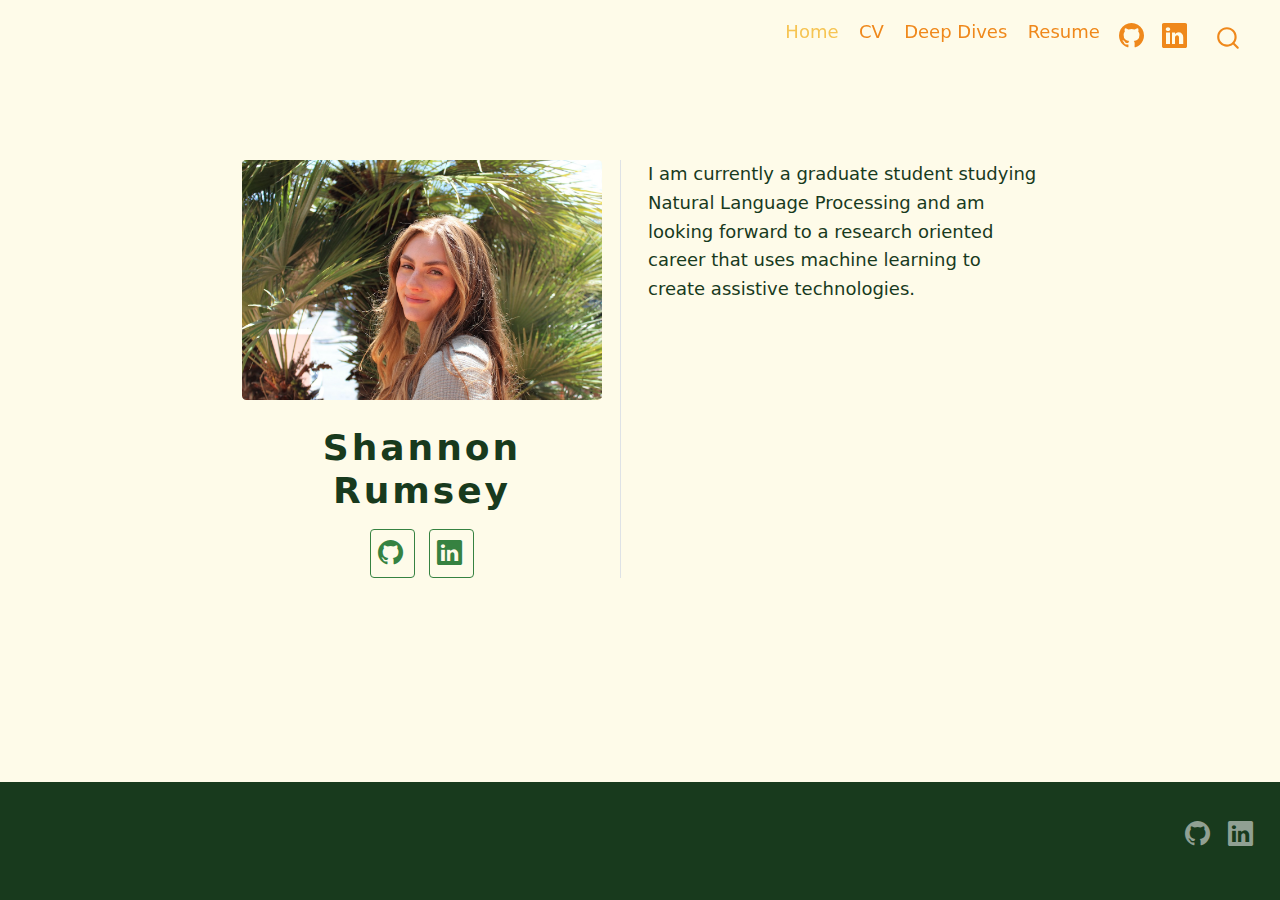
<file: docs/index.html>
<!DOCTYPE html>
<html xmlns="http://www.w3.org/1999/xhtml" lang="en" xml:lang="en"><head>

<meta charset="utf-8">
<meta name="generator" content="quarto-1.3.330">

<meta name="viewport" content="width=device-width, initial-scale=1.0, user-scalable=yes">


<title>shannonrumsey - Shannon Rumsey</title>
<style>
code{white-space: pre-wrap;}
span.smallcaps{font-variant: small-caps;}
div.columns{display: flex; gap: min(4vw, 1.5em);}
div.column{flex: auto; overflow-x: auto;}
div.hanging-indent{margin-left: 1.5em; text-indent: -1.5em;}
ul.task-list{list-style: none;}
ul.task-list li input[type="checkbox"] {
  width: 0.8em;
  margin: 0 0.8em 0.2em -1em; /* quarto-specific, see https://github.com/quarto-dev/quarto-cli/issues/4556 */ 
  vertical-align: middle;
}
</style>


<script src="site_libs/quarto-nav/quarto-nav.js"></script>
<script src="site_libs/quarto-nav/headroom.min.js"></script>
<script src="site_libs/clipboard/clipboard.min.js"></script>
<script src="site_libs/quarto-search/autocomplete.umd.js"></script>
<script src="site_libs/quarto-search/fuse.min.js"></script>
<script src="site_libs/quarto-search/quarto-search.js"></script>
<meta name="quarto:offset" content="./">
<script src="site_libs/quarto-html/quarto.js"></script>
<script src="site_libs/quarto-html/popper.min.js"></script>
<script src="site_libs/quarto-html/tippy.umd.min.js"></script>
<link href="site_libs/quarto-html/tippy.css" rel="stylesheet">
<link href="site_libs/quarto-html/quarto-syntax-highlighting.css" rel="stylesheet" id="quarto-text-highlighting-styles">
<script src="site_libs/bootstrap/bootstrap.min.js"></script>
<link href="site_libs/bootstrap/bootstrap-icons.css" rel="stylesheet">
<link href="site_libs/bootstrap/bootstrap.min.css" rel="stylesheet" id="quarto-bootstrap" data-mode="light">
<script id="quarto-search-options" type="application/json">{
  "location": "navbar",
  "copy-button": false,
  "collapse-after": 3,
  "panel-placement": "end",
  "type": "overlay",
  "limit": 20,
  "language": {
    "search-no-results-text": "No results",
    "search-matching-documents-text": "matching documents",
    "search-copy-link-title": "Copy link to search",
    "search-hide-matches-text": "Hide additional matches",
    "search-more-match-text": "more match in this document",
    "search-more-matches-text": "more matches in this document",
    "search-clear-button-title": "Clear",
    "search-detached-cancel-button-title": "Cancel",
    "search-submit-button-title": "Submit"
  }
}</script>


</head>

<body class="nav-fixed fullcontent">

<div id="quarto-search-results"></div>
  <header id="quarto-header" class="headroom fixed-top">
    <nav class="navbar navbar-expand-lg navbar-dark ">
      <div class="navbar-container container-fluid">
            <div id="quarto-search" class="" title="Search"></div>
          <button class="navbar-toggler" type="button" data-bs-toggle="collapse" data-bs-target="#navbarCollapse" aria-controls="navbarCollapse" aria-expanded="false" aria-label="Toggle navigation" onclick="if (window.quartoToggleHeadroom) { window.quartoToggleHeadroom(); }">
  <span class="navbar-toggler-icon"></span>
</button>
          <div class="collapse navbar-collapse" id="navbarCollapse">
            <ul class="navbar-nav navbar-nav-scroll ms-auto">
  <li class="nav-item">
    <a class="nav-link active" href="./index.html" rel="" target="" aria-current="page">
 <span class="menu-text">Home</span></a>
  </li>  
  <li class="nav-item">
    <a class="nav-link" href="./cv.html" rel="" target="">
 <span class="menu-text">CV</span></a>
  </li>  
  <li class="nav-item">
    <a class="nav-link" href="./blog.html" rel="" target="">
 <span class="menu-text">Deep Dives</span></a>
  </li>  
  <li class="nav-item">
    <a class="nav-link" href="./Resume.pdf" rel="" target="">
 <span class="menu-text">Resume</span></a>
  </li>  
  <li class="nav-item compact">
    <a class="nav-link" href="https://github.com/shannonrumsey" rel="" target=""><i class="bi bi-github" role="img">
</i> 
 <span class="menu-text"></span></a>
  </li>  
  <li class="nav-item compact">
    <a class="nav-link" href="https://www.linkedin.com/in/shannon-rumsey/" rel="" target=""><i class="bi bi-linkedin" role="img">
</i> 
 <span class="menu-text"></span></a>
  </li>  
</ul>
            <div class="quarto-navbar-tools">
</div>
          </div> <!-- /navcollapse -->
      </div> <!-- /container-fluid -->
    </nav>
</header>
<!-- content -->
<div id="quarto-content" class="quarto-container page-columns page-rows-contents page-layout-article page-navbar">
<!-- sidebar -->
<!-- margin-sidebar -->
    
<!-- main -->
<main class="content" id="quarto-document-content">



<div class="quarto-about-trestles">
  <div class="about-entity">
    <img src="profile.png" class="about-image
  rounded " style="width: 20em;">
<header id="title-block-header" class="quarto-title-block default">
<div class="quarto-title">
<h1 class="title">Shannon Rumsey</h1>
</div>
<div class="quarto-title-meta">
  </div>
</header>
    <div class="about-links">
  <a href="https://github.com/shannonrumsey" class="about-link" rel="" target="">
    <i class="bi bi-github"></i>
     <span class="about-link-text"></span>
  </a>
  <a href="https://www.linkedin.com/in/shannon-rumsey/" class="about-link" rel="" target="">
    <i class="bi bi-linkedin"></i>
     <span class="about-link-text"></span>
  </a>
</div>
  </div>
  <div class="about-contents"><div id="hero-heading">
<p>I am currently a graduate student studying Natural Language Processing and am looking forward to a research oriented career that uses machine learning to create assistive technologies.</p>
</div></div>
</div>





</main> <!-- /main -->
<script id="quarto-html-after-body" type="application/javascript">
window.document.addEventListener("DOMContentLoaded", function (event) {
  const toggleBodyColorMode = (bsSheetEl) => {
    const mode = bsSheetEl.getAttribute("data-mode");
    const bodyEl = window.document.querySelector("body");
    if (mode === "dark") {
      bodyEl.classList.add("quarto-dark");
      bodyEl.classList.remove("quarto-light");
    } else {
      bodyEl.classList.add("quarto-light");
      bodyEl.classList.remove("quarto-dark");
    }
  }
  const toggleBodyColorPrimary = () => {
    const bsSheetEl = window.document.querySelector("link#quarto-bootstrap");
    if (bsSheetEl) {
      toggleBodyColorMode(bsSheetEl);
    }
  }
  toggleBodyColorPrimary();  
  const isCodeAnnotation = (el) => {
    for (const clz of el.classList) {
      if (clz.startsWith('code-annotation-')) {                     
        return true;
      }
    }
    return false;
  }
  const clipboard = new window.ClipboardJS('.code-copy-button', {
    text: function(trigger) {
      const codeEl = trigger.previousElementSibling.cloneNode(true);
      for (const childEl of codeEl.children) {
        if (isCodeAnnotation(childEl)) {
          childEl.remove();
        }
      }
      return codeEl.innerText;
    }
  });
  clipboard.on('success', function(e) {
    // button target
    const button = e.trigger;
    // don't keep focus
    button.blur();
    // flash "checked"
    button.classList.add('code-copy-button-checked');
    var currentTitle = button.getAttribute("title");
    button.setAttribute("title", "Copied!");
    let tooltip;
    if (window.bootstrap) {
      button.setAttribute("data-bs-toggle", "tooltip");
      button.setAttribute("data-bs-placement", "left");
      button.setAttribute("data-bs-title", "Copied!");
      tooltip = new bootstrap.Tooltip(button, 
        { trigger: "manual", 
          customClass: "code-copy-button-tooltip",
          offset: [0, -8]});
      tooltip.show();    
    }
    setTimeout(function() {
      if (tooltip) {
        tooltip.hide();
        button.removeAttribute("data-bs-title");
        button.removeAttribute("data-bs-toggle");
        button.removeAttribute("data-bs-placement");
      }
      button.setAttribute("title", currentTitle);
      button.classList.remove('code-copy-button-checked');
    }, 1000);
    // clear code selection
    e.clearSelection();
  });
  function tippyHover(el, contentFn) {
    const config = {
      allowHTML: true,
      content: contentFn,
      maxWidth: 500,
      delay: 100,
      arrow: false,
      appendTo: function(el) {
          return el.parentElement;
      },
      interactive: true,
      interactiveBorder: 10,
      theme: 'quarto',
      placement: 'bottom-start'
    };
    window.tippy(el, config); 
  }
  const noterefs = window.document.querySelectorAll('a[role="doc-noteref"]');
  for (var i=0; i<noterefs.length; i++) {
    const ref = noterefs[i];
    tippyHover(ref, function() {
      // use id or data attribute instead here
      let href = ref.getAttribute('data-footnote-href') || ref.getAttribute('href');
      try { href = new URL(href).hash; } catch {}
      const id = href.replace(/^#\/?/, "");
      const note = window.document.getElementById(id);
      return note.innerHTML;
    });
  }
      let selectedAnnoteEl;
      const selectorForAnnotation = ( cell, annotation) => {
        let cellAttr = 'data-code-cell="' + cell + '"';
        let lineAttr = 'data-code-annotation="' +  annotation + '"';
        const selector = 'span[' + cellAttr + '][' + lineAttr + ']';
        return selector;
      }
      const selectCodeLines = (annoteEl) => {
        const doc = window.document;
        const targetCell = annoteEl.getAttribute("data-target-cell");
        const targetAnnotation = annoteEl.getAttribute("data-target-annotation");
        const annoteSpan = window.document.querySelector(selectorForAnnotation(targetCell, targetAnnotation));
        const lines = annoteSpan.getAttribute("data-code-lines").split(",");
        const lineIds = lines.map((line) => {
          return targetCell + "-" + line;
        })
        let top = null;
        let height = null;
        let parent = null;
        if (lineIds.length > 0) {
            //compute the position of the single el (top and bottom and make a div)
            const el = window.document.getElementById(lineIds[0]);
            top = el.offsetTop;
            height = el.offsetHeight;
            parent = el.parentElement.parentElement;
          if (lineIds.length > 1) {
            const lastEl = window.document.getElementById(lineIds[lineIds.length - 1]);
            const bottom = lastEl.offsetTop + lastEl.offsetHeight;
            height = bottom - top;
          }
          if (top !== null && height !== null && parent !== null) {
            // cook up a div (if necessary) and position it 
            let div = window.document.getElementById("code-annotation-line-highlight");
            if (div === null) {
              div = window.document.createElement("div");
              div.setAttribute("id", "code-annotation-line-highlight");
              div.style.position = 'absolute';
              parent.appendChild(div);
            }
            div.style.top = top - 2 + "px";
            div.style.height = height + 4 + "px";
            let gutterDiv = window.document.getElementById("code-annotation-line-highlight-gutter");
            if (gutterDiv === null) {
              gutterDiv = window.document.createElement("div");
              gutterDiv.setAttribute("id", "code-annotation-line-highlight-gutter");
              gutterDiv.style.position = 'absolute';
              const codeCell = window.document.getElementById(targetCell);
              const gutter = codeCell.querySelector('.code-annotation-gutter');
              gutter.appendChild(gutterDiv);
            }
            gutterDiv.style.top = top - 2 + "px";
            gutterDiv.style.height = height + 4 + "px";
          }
          selectedAnnoteEl = annoteEl;
        }
      };
      const unselectCodeLines = () => {
        const elementsIds = ["code-annotation-line-highlight", "code-annotation-line-highlight-gutter"];
        elementsIds.forEach((elId) => {
          const div = window.document.getElementById(elId);
          if (div) {
            div.remove();
          }
        });
        selectedAnnoteEl = undefined;
      };
      // Attach click handler to the DT
      const annoteDls = window.document.querySelectorAll('dt[data-target-cell]');
      for (const annoteDlNode of annoteDls) {
        annoteDlNode.addEventListener('click', (event) => {
          const clickedEl = event.target;
          if (clickedEl !== selectedAnnoteEl) {
            unselectCodeLines();
            const activeEl = window.document.querySelector('dt[data-target-cell].code-annotation-active');
            if (activeEl) {
              activeEl.classList.remove('code-annotation-active');
            }
            selectCodeLines(clickedEl);
            clickedEl.classList.add('code-annotation-active');
          } else {
            // Unselect the line
            unselectCodeLines();
            clickedEl.classList.remove('code-annotation-active');
          }
        });
      }
  const findCites = (el) => {
    const parentEl = el.parentElement;
    if (parentEl) {
      const cites = parentEl.dataset.cites;
      if (cites) {
        return {
          el,
          cites: cites.split(' ')
        };
      } else {
        return findCites(el.parentElement)
      }
    } else {
      return undefined;
    }
  };
  var bibliorefs = window.document.querySelectorAll('a[role="doc-biblioref"]');
  for (var i=0; i<bibliorefs.length; i++) {
    const ref = bibliorefs[i];
    const citeInfo = findCites(ref);
    if (citeInfo) {
      tippyHover(citeInfo.el, function() {
        var popup = window.document.createElement('div');
        citeInfo.cites.forEach(function(cite) {
          var citeDiv = window.document.createElement('div');
          citeDiv.classList.add('hanging-indent');
          citeDiv.classList.add('csl-entry');
          var biblioDiv = window.document.getElementById('ref-' + cite);
          if (biblioDiv) {
            citeDiv.innerHTML = biblioDiv.innerHTML;
          }
          popup.appendChild(citeDiv);
        });
        return popup.innerHTML;
      });
    }
  }
});
</script>
</div> <!-- /content -->
<footer class="footer">
  <div class="nav-footer">
    <div class="nav-footer-left">
      &nbsp;
    </div>   
    <div class="nav-footer-center">
      &nbsp;
    </div>
    <div class="nav-footer-right">
      <ul class="footer-items list-unstyled">
    <li class="nav-item compact">
    <a class="nav-link" href="https://github.com/shannonrumsey">
      <i class="bi bi-github" role="img">
</i> 
    </a>
  </li>  
    <li class="nav-item compact">
    <a class="nav-link" href="https://www.linkedin.com/in/shannon-rumsey/">
      <i class="bi bi-linkedin" role="img">
</i> 
    </a>
  </li>  
</ul>
    </div>
  </div>
</footer>



</body></html>
</file>
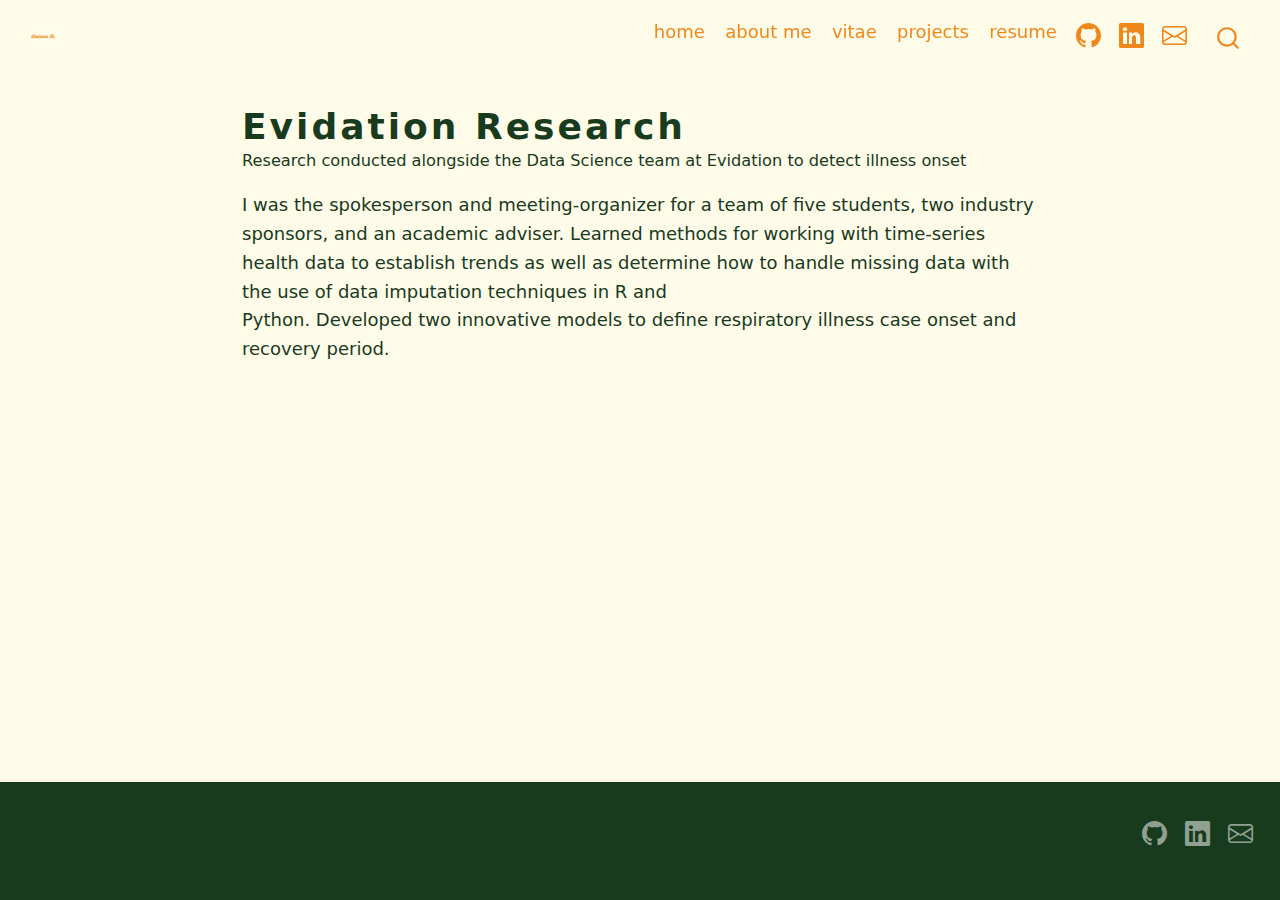
<file: docs/projects/evidation/index.html>
<!DOCTYPE html>
<html xmlns="http://www.w3.org/1999/xhtml" lang="en" xml:lang="en"><head>

<meta charset="utf-8">
<meta name="generator" content="quarto-1.3.330">

<meta name="viewport" content="width=device-width, initial-scale=1.0, user-scalable=yes">

<meta name="description" content="Research conducted alongside the Data Science team at Evidation to detect illness onset">

<title>shannonrumsey - Evidation Research</title>
<style>
code{white-space: pre-wrap;}
span.smallcaps{font-variant: small-caps;}
div.columns{display: flex; gap: min(4vw, 1.5em);}
div.column{flex: auto; overflow-x: auto;}
div.hanging-indent{margin-left: 1.5em; text-indent: -1.5em;}
ul.task-list{list-style: none;}
ul.task-list li input[type="checkbox"] {
  width: 0.8em;
  margin: 0 0.8em 0.2em -1em; /* quarto-specific, see https://github.com/quarto-dev/quarto-cli/issues/4556 */ 
  vertical-align: middle;
}
</style>


<script src="../../site_libs/quarto-nav/quarto-nav.js"></script>
<script src="../../site_libs/quarto-nav/headroom.min.js"></script>
<script src="../../site_libs/clipboard/clipboard.min.js"></script>
<script src="../../site_libs/quarto-search/autocomplete.umd.js"></script>
<script src="../../site_libs/quarto-search/fuse.min.js"></script>
<script src="../../site_libs/quarto-search/quarto-search.js"></script>
<meta name="quarto:offset" content="../../">
<script src="../../site_libs/quarto-html/quarto.js"></script>
<script src="../../site_libs/quarto-html/popper.min.js"></script>
<script src="../../site_libs/quarto-html/tippy.umd.min.js"></script>
<script src="../../site_libs/quarto-html/anchor.min.js"></script>
<link href="../../site_libs/quarto-html/tippy.css" rel="stylesheet">
<link href="../../site_libs/quarto-html/quarto-syntax-highlighting.css" rel="stylesheet" id="quarto-text-highlighting-styles">
<script src="../../site_libs/bootstrap/bootstrap.min.js"></script>
<link href="../../site_libs/bootstrap/bootstrap-icons.css" rel="stylesheet">
<link href="../../site_libs/bootstrap/bootstrap.min.css" rel="stylesheet" id="quarto-bootstrap" data-mode="light">
<script id="quarto-search-options" type="application/json">{
  "location": "navbar",
  "copy-button": false,
  "collapse-after": 3,
  "panel-placement": "end",
  "type": "overlay",
  "limit": 20,
  "language": {
    "search-no-results-text": "No results",
    "search-matching-documents-text": "matching documents",
    "search-copy-link-title": "Copy link to search",
    "search-hide-matches-text": "Hide additional matches",
    "search-more-match-text": "more match in this document",
    "search-more-matches-text": "more matches in this document",
    "search-clear-button-title": "Clear",
    "search-detached-cancel-button-title": "Cancel",
    "search-submit-button-title": "Submit"
  }
}</script>


</head>

<body class="nav-fixed fullcontent">

<div id="quarto-search-results"></div>
  <header id="quarto-header" class="headroom fixed-top">
    <nav class="navbar navbar-expand-lg navbar-dark ">
      <div class="navbar-container container-fluid">
      <div class="navbar-brand-container">
    <a href="../../index.html" class="navbar-brand navbar-brand-logo">
    <img src="../../logo.png" alt="" class="navbar-logo">
    </a>
  </div>
            <div id="quarto-search" class="" title="Search"></div>
          <button class="navbar-toggler" type="button" data-bs-toggle="collapse" data-bs-target="#navbarCollapse" aria-controls="navbarCollapse" aria-expanded="false" aria-label="Toggle navigation" onclick="if (window.quartoToggleHeadroom) { window.quartoToggleHeadroom(); }">
  <span class="navbar-toggler-icon"></span>
</button>
          <div class="collapse navbar-collapse" id="navbarCollapse">
            <ul class="navbar-nav navbar-nav-scroll ms-auto">
  <li class="nav-item">
    <a class="nav-link" href="../../index.html" rel="" target="">
 <span class="menu-text">home</span></a>
  </li>  
  <li class="nav-item">
    <a class="nav-link" href="../../about.html" rel="" target="">
 <span class="menu-text">about me</span></a>
  </li>  
  <li class="nav-item">
    <a class="nav-link" href="../../vitae.html" rel="" target="">
 <span class="menu-text">vitae</span></a>
  </li>  
  <li class="nav-item">
    <a class="nav-link" href="../../projects.html" rel="" target="">
 <span class="menu-text">projects</span></a>
  </li>  
  <li class="nav-item">
    <a class="nav-link" href="../../Resume.pdf" rel="" target="">
 <span class="menu-text">resume</span></a>
  </li>  
  <li class="nav-item compact">
    <a class="nav-link" href="https://github.com/shannonrumsey" rel="" target=""><i class="bi bi-github" role="img">
</i> 
 <span class="menu-text"></span></a>
  </li>  
  <li class="nav-item compact">
    <a class="nav-link" href="https://www.linkedin.com/in/shannon-rumsey/" rel="" target=""><i class="bi bi-linkedin" role="img">
</i> 
 <span class="menu-text"></span></a>
  </li>  
  <li class="nav-item compact">
    <a class="nav-link" href="../../shannonalmyrumsey@gmail.com" rel="" target=""><i class="bi bi-envelope" role="img">
</i> 
 <span class="menu-text"></span></a>
  </li>  
</ul>
            <div class="quarto-navbar-tools">
</div>
          </div> <!-- /navcollapse -->
      </div> <!-- /container-fluid -->
    </nav>
</header>
<!-- content -->
<div id="quarto-content" class="quarto-container page-columns page-rows-contents page-layout-article page-navbar">
<!-- sidebar -->
<!-- margin-sidebar -->
    
<!-- main -->
<main class="content" id="quarto-document-content">

<header id="title-block-header" class="quarto-title-block default">
<div class="quarto-title">
<h1 class="title">Evidation Research</h1>
</div>

<div>
  <div class="description">
    <p>Research conducted alongside the Data Science team at Evidation to detect illness onset</p>
  </div>
</div>


<div class="quarto-title-meta">

    
  
    
  </div>
  

</header>

<p>I was the spokesperson and meeting-organizer for a team of five students, two industry sponsors, and an academic adviser. Learned methods for working with time-series health data to establish trends as well as determine how to handle missing data with the use of data imputation techniques in R and<br>
Python. Developed two innovative models to define respiratory illness case onset and recovery period.</p>



</main> <!-- /main -->
<script id="quarto-html-after-body" type="application/javascript">
window.document.addEventListener("DOMContentLoaded", function (event) {
  const toggleBodyColorMode = (bsSheetEl) => {
    const mode = bsSheetEl.getAttribute("data-mode");
    const bodyEl = window.document.querySelector("body");
    if (mode === "dark") {
      bodyEl.classList.add("quarto-dark");
      bodyEl.classList.remove("quarto-light");
    } else {
      bodyEl.classList.add("quarto-light");
      bodyEl.classList.remove("quarto-dark");
    }
  }
  const toggleBodyColorPrimary = () => {
    const bsSheetEl = window.document.querySelector("link#quarto-bootstrap");
    if (bsSheetEl) {
      toggleBodyColorMode(bsSheetEl);
    }
  }
  toggleBodyColorPrimary();  
  const icon = "";
  const anchorJS = new window.AnchorJS();
  anchorJS.options = {
    placement: 'right',
    icon: icon
  };
  anchorJS.add('.anchored');
  const isCodeAnnotation = (el) => {
    for (const clz of el.classList) {
      if (clz.startsWith('code-annotation-')) {                     
        return true;
      }
    }
    return false;
  }
  const clipboard = new window.ClipboardJS('.code-copy-button', {
    text: function(trigger) {
      const codeEl = trigger.previousElementSibling.cloneNode(true);
      for (const childEl of codeEl.children) {
        if (isCodeAnnotation(childEl)) {
          childEl.remove();
        }
      }
      return codeEl.innerText;
    }
  });
  clipboard.on('success', function(e) {
    // button target
    const button = e.trigger;
    // don't keep focus
    button.blur();
    // flash "checked"
    button.classList.add('code-copy-button-checked');
    var currentTitle = button.getAttribute("title");
    button.setAttribute("title", "Copied!");
    let tooltip;
    if (window.bootstrap) {
      button.setAttribute("data-bs-toggle", "tooltip");
      button.setAttribute("data-bs-placement", "left");
      button.setAttribute("data-bs-title", "Copied!");
      tooltip = new bootstrap.Tooltip(button, 
        { trigger: "manual", 
          customClass: "code-copy-button-tooltip",
          offset: [0, -8]});
      tooltip.show();    
    }
    setTimeout(function() {
      if (tooltip) {
        tooltip.hide();
        button.removeAttribute("data-bs-title");
        button.removeAttribute("data-bs-toggle");
        button.removeAttribute("data-bs-placement");
      }
      button.setAttribute("title", currentTitle);
      button.classList.remove('code-copy-button-checked');
    }, 1000);
    // clear code selection
    e.clearSelection();
  });
  function tippyHover(el, contentFn) {
    const config = {
      allowHTML: true,
      content: contentFn,
      maxWidth: 500,
      delay: 100,
      arrow: false,
      appendTo: function(el) {
          return el.parentElement;
      },
      interactive: true,
      interactiveBorder: 10,
      theme: 'quarto',
      placement: 'bottom-start'
    };
    window.tippy(el, config); 
  }
  const noterefs = window.document.querySelectorAll('a[role="doc-noteref"]');
  for (var i=0; i<noterefs.length; i++) {
    const ref = noterefs[i];
    tippyHover(ref, function() {
      // use id or data attribute instead here
      let href = ref.getAttribute('data-footnote-href') || ref.getAttribute('href');
      try { href = new URL(href).hash; } catch {}
      const id = href.replace(/^#\/?/, "");
      const note = window.document.getElementById(id);
      return note.innerHTML;
    });
  }
      let selectedAnnoteEl;
      const selectorForAnnotation = ( cell, annotation) => {
        let cellAttr = 'data-code-cell="' + cell + '"';
        let lineAttr = 'data-code-annotation="' +  annotation + '"';
        const selector = 'span[' + cellAttr + '][' + lineAttr + ']';
        return selector;
      }
      const selectCodeLines = (annoteEl) => {
        const doc = window.document;
        const targetCell = annoteEl.getAttribute("data-target-cell");
        const targetAnnotation = annoteEl.getAttribute("data-target-annotation");
        const annoteSpan = window.document.querySelector(selectorForAnnotation(targetCell, targetAnnotation));
        const lines = annoteSpan.getAttribute("data-code-lines").split(",");
        const lineIds = lines.map((line) => {
          return targetCell + "-" + line;
        })
        let top = null;
        let height = null;
        let parent = null;
        if (lineIds.length > 0) {
            //compute the position of the single el (top and bottom and make a div)
            const el = window.document.getElementById(lineIds[0]);
            top = el.offsetTop;
            height = el.offsetHeight;
            parent = el.parentElement.parentElement;
          if (lineIds.length > 1) {
            const lastEl = window.document.getElementById(lineIds[lineIds.length - 1]);
            const bottom = lastEl.offsetTop + lastEl.offsetHeight;
            height = bottom - top;
          }
          if (top !== null && height !== null && parent !== null) {
            // cook up a div (if necessary) and position it 
            let div = window.document.getElementById("code-annotation-line-highlight");
            if (div === null) {
              div = window.document.createElement("div");
              div.setAttribute("id", "code-annotation-line-highlight");
              div.style.position = 'absolute';
              parent.appendChild(div);
            }
            div.style.top = top - 2 + "px";
            div.style.height = height + 4 + "px";
            let gutterDiv = window.document.getElementById("code-annotation-line-highlight-gutter");
            if (gutterDiv === null) {
              gutterDiv = window.document.createElement("div");
              gutterDiv.setAttribute("id", "code-annotation-line-highlight-gutter");
              gutterDiv.style.position = 'absolute';
              const codeCell = window.document.getElementById(targetCell);
              const gutter = codeCell.querySelector('.code-annotation-gutter');
              gutter.appendChild(gutterDiv);
            }
            gutterDiv.style.top = top - 2 + "px";
            gutterDiv.style.height = height + 4 + "px";
          }
          selectedAnnoteEl = annoteEl;
        }
      };
      const unselectCodeLines = () => {
        const elementsIds = ["code-annotation-line-highlight", "code-annotation-line-highlight-gutter"];
        elementsIds.forEach((elId) => {
          const div = window.document.getElementById(elId);
          if (div) {
            div.remove();
          }
        });
        selectedAnnoteEl = undefined;
      };
      // Attach click handler to the DT
      const annoteDls = window.document.querySelectorAll('dt[data-target-cell]');
      for (const annoteDlNode of annoteDls) {
        annoteDlNode.addEventListener('click', (event) => {
          const clickedEl = event.target;
          if (clickedEl !== selectedAnnoteEl) {
            unselectCodeLines();
            const activeEl = window.document.querySelector('dt[data-target-cell].code-annotation-active');
            if (activeEl) {
              activeEl.classList.remove('code-annotation-active');
            }
            selectCodeLines(clickedEl);
            clickedEl.classList.add('code-annotation-active');
          } else {
            // Unselect the line
            unselectCodeLines();
            clickedEl.classList.remove('code-annotation-active');
          }
        });
      }
  const findCites = (el) => {
    const parentEl = el.parentElement;
    if (parentEl) {
      const cites = parentEl.dataset.cites;
      if (cites) {
        return {
          el,
          cites: cites.split(' ')
        };
      } else {
        return findCites(el.parentElement)
      }
    } else {
      return undefined;
    }
  };
  var bibliorefs = window.document.querySelectorAll('a[role="doc-biblioref"]');
  for (var i=0; i<bibliorefs.length; i++) {
    const ref = bibliorefs[i];
    const citeInfo = findCites(ref);
    if (citeInfo) {
      tippyHover(citeInfo.el, function() {
        var popup = window.document.createElement('div');
        citeInfo.cites.forEach(function(cite) {
          var citeDiv = window.document.createElement('div');
          citeDiv.classList.add('hanging-indent');
          citeDiv.classList.add('csl-entry');
          var biblioDiv = window.document.getElementById('ref-' + cite);
          if (biblioDiv) {
            citeDiv.innerHTML = biblioDiv.innerHTML;
          }
          popup.appendChild(citeDiv);
        });
        return popup.innerHTML;
      });
    }
  }
});
</script>
</div> <!-- /content -->
<footer class="footer">
  <div class="nav-footer">
    <div class="nav-footer-left">
      &nbsp;
    </div>   
    <div class="nav-footer-center">
      &nbsp;
    </div>
    <div class="nav-footer-right">
      <ul class="footer-items list-unstyled">
    <li class="nav-item compact">
    <a class="nav-link" href="https://github.com/shannonrumsey">
      <i class="bi bi-github" role="img">
</i> 
    </a>
  </li>  
    <li class="nav-item compact">
    <a class="nav-link" href="https://www.linkedin.com/in/shannon-rumsey/">
      <i class="bi bi-linkedin" role="img">
</i> 
    </a>
  </li>  
    <li class="nav-item compact">
    <a class="nav-link" href="mailto::shannonalmyrumsey@gmail.com">
      <i class="bi bi-envelope" role="img">
</i> 
    </a>
  </li>  
</ul>
    </div>
  </div>
</footer>



</body></html>
</file>
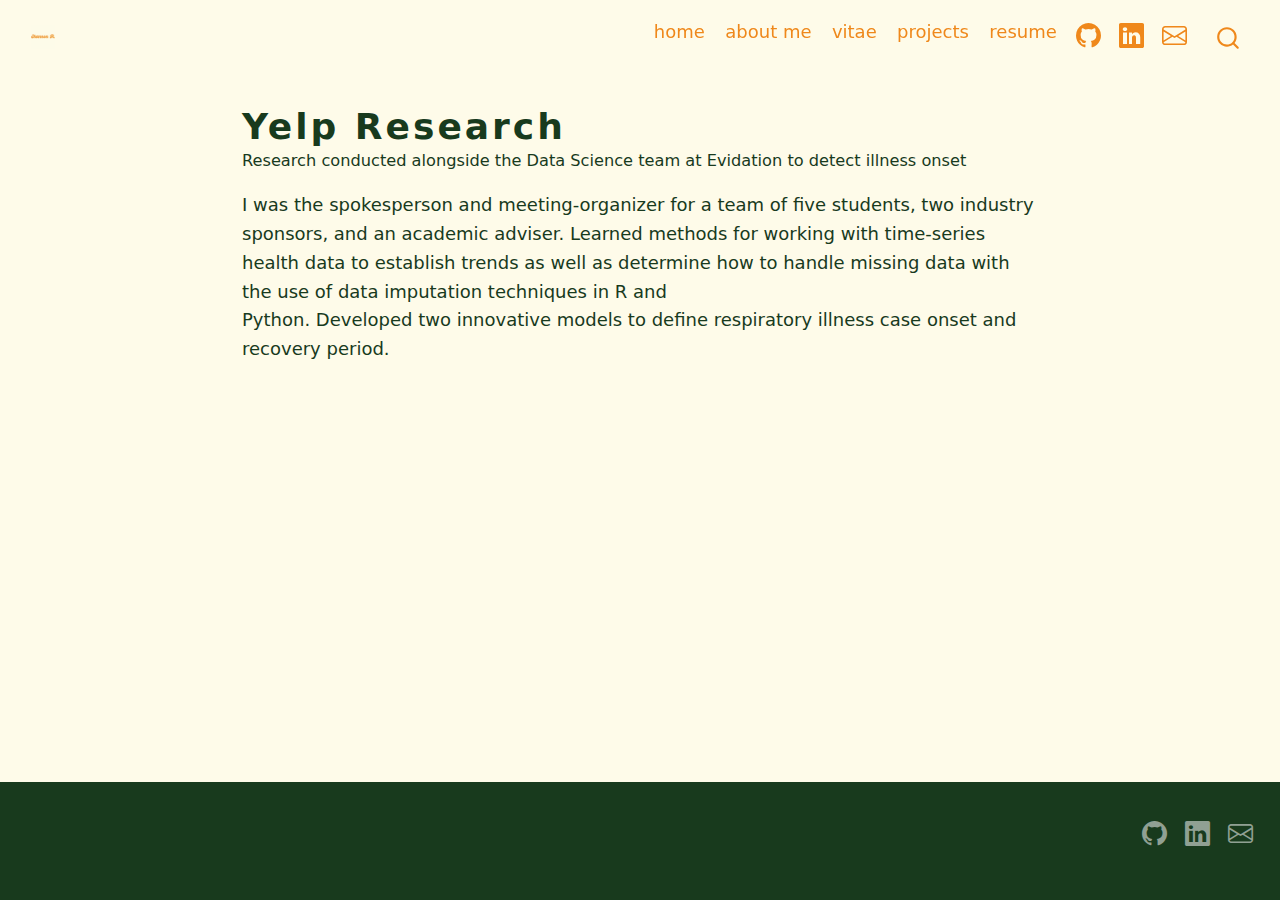
<file: docs/projects/yelp/index.html>
<!DOCTYPE html>
<html xmlns="http://www.w3.org/1999/xhtml" lang="en" xml:lang="en"><head>

<meta charset="utf-8">
<meta name="generator" content="quarto-1.3.330">

<meta name="viewport" content="width=device-width, initial-scale=1.0, user-scalable=yes">

<meta name="description" content="Research conducted alongside the Data Science team at Evidation to detect illness onset">

<title>shannonrumsey - Yelp Research</title>
<style>
code{white-space: pre-wrap;}
span.smallcaps{font-variant: small-caps;}
div.columns{display: flex; gap: min(4vw, 1.5em);}
div.column{flex: auto; overflow-x: auto;}
div.hanging-indent{margin-left: 1.5em; text-indent: -1.5em;}
ul.task-list{list-style: none;}
ul.task-list li input[type="checkbox"] {
  width: 0.8em;
  margin: 0 0.8em 0.2em -1em; /* quarto-specific, see https://github.com/quarto-dev/quarto-cli/issues/4556 */ 
  vertical-align: middle;
}
</style>


<script src="../../site_libs/quarto-nav/quarto-nav.js"></script>
<script src="../../site_libs/quarto-nav/headroom.min.js"></script>
<script src="../../site_libs/clipboard/clipboard.min.js"></script>
<script src="../../site_libs/quarto-search/autocomplete.umd.js"></script>
<script src="../../site_libs/quarto-search/fuse.min.js"></script>
<script src="../../site_libs/quarto-search/quarto-search.js"></script>
<meta name="quarto:offset" content="../../">
<script src="../../site_libs/quarto-html/quarto.js"></script>
<script src="../../site_libs/quarto-html/popper.min.js"></script>
<script src="../../site_libs/quarto-html/tippy.umd.min.js"></script>
<script src="../../site_libs/quarto-html/anchor.min.js"></script>
<link href="../../site_libs/quarto-html/tippy.css" rel="stylesheet">
<link href="../../site_libs/quarto-html/quarto-syntax-highlighting.css" rel="stylesheet" id="quarto-text-highlighting-styles">
<script src="../../site_libs/bootstrap/bootstrap.min.js"></script>
<link href="../../site_libs/bootstrap/bootstrap-icons.css" rel="stylesheet">
<link href="../../site_libs/bootstrap/bootstrap.min.css" rel="stylesheet" id="quarto-bootstrap" data-mode="light">
<script id="quarto-search-options" type="application/json">{
  "location": "navbar",
  "copy-button": false,
  "collapse-after": 3,
  "panel-placement": "end",
  "type": "overlay",
  "limit": 20,
  "language": {
    "search-no-results-text": "No results",
    "search-matching-documents-text": "matching documents",
    "search-copy-link-title": "Copy link to search",
    "search-hide-matches-text": "Hide additional matches",
    "search-more-match-text": "more match in this document",
    "search-more-matches-text": "more matches in this document",
    "search-clear-button-title": "Clear",
    "search-detached-cancel-button-title": "Cancel",
    "search-submit-button-title": "Submit"
  }
}</script>


</head>

<body class="nav-fixed fullcontent">

<div id="quarto-search-results"></div>
  <header id="quarto-header" class="headroom fixed-top">
    <nav class="navbar navbar-expand-lg navbar-dark ">
      <div class="navbar-container container-fluid">
      <div class="navbar-brand-container">
    <a href="../../index.html" class="navbar-brand navbar-brand-logo">
    <img src="../../logo.png" alt="" class="navbar-logo">
    </a>
  </div>
            <div id="quarto-search" class="" title="Search"></div>
          <button class="navbar-toggler" type="button" data-bs-toggle="collapse" data-bs-target="#navbarCollapse" aria-controls="navbarCollapse" aria-expanded="false" aria-label="Toggle navigation" onclick="if (window.quartoToggleHeadroom) { window.quartoToggleHeadroom(); }">
  <span class="navbar-toggler-icon"></span>
</button>
          <div class="collapse navbar-collapse" id="navbarCollapse">
            <ul class="navbar-nav navbar-nav-scroll ms-auto">
  <li class="nav-item">
    <a class="nav-link" href="../../index.html" rel="" target="">
 <span class="menu-text">home</span></a>
  </li>  
  <li class="nav-item">
    <a class="nav-link" href="../../about.html" rel="" target="">
 <span class="menu-text">about me</span></a>
  </li>  
  <li class="nav-item">
    <a class="nav-link" href="../../vitae.html" rel="" target="">
 <span class="menu-text">vitae</span></a>
  </li>  
  <li class="nav-item">
    <a class="nav-link" href="../../projects.html" rel="" target="">
 <span class="menu-text">projects</span></a>
  </li>  
  <li class="nav-item">
    <a class="nav-link" href="../../Resume.pdf" rel="" target="">
 <span class="menu-text">resume</span></a>
  </li>  
  <li class="nav-item compact">
    <a class="nav-link" href="https://github.com/shannonrumsey" rel="" target=""><i class="bi bi-github" role="img">
</i> 
 <span class="menu-text"></span></a>
  </li>  
  <li class="nav-item compact">
    <a class="nav-link" href="https://www.linkedin.com/in/shannon-rumsey/" rel="" target=""><i class="bi bi-linkedin" role="img">
</i> 
 <span class="menu-text"></span></a>
  </li>  
  <li class="nav-item compact">
    <a class="nav-link" href="../../shannonalmyrumsey@gmail.com" rel="" target=""><i class="bi bi-envelope" role="img">
</i> 
 <span class="menu-text"></span></a>
  </li>  
</ul>
            <div class="quarto-navbar-tools">
</div>
          </div> <!-- /navcollapse -->
      </div> <!-- /container-fluid -->
    </nav>
</header>
<!-- content -->
<div id="quarto-content" class="quarto-container page-columns page-rows-contents page-layout-article page-navbar">
<!-- sidebar -->
<!-- margin-sidebar -->
    
<!-- main -->
<main class="content" id="quarto-document-content">

<header id="title-block-header" class="quarto-title-block default">
<div class="quarto-title">
<h1 class="title">Yelp Research</h1>
</div>

<div>
  <div class="description">
    <p>Research conducted alongside the Data Science team at Evidation to detect illness onset</p>
  </div>
</div>


<div class="quarto-title-meta">

    
  
    
  </div>
  

</header>

<p>I was the spokesperson and meeting-organizer for a team of five students, two industry sponsors, and an academic adviser. Learned methods for working with time-series health data to establish trends as well as determine how to handle missing data with the use of data imputation techniques in R and<br>
Python. Developed two innovative models to define respiratory illness case onset and recovery period.</p>



</main> <!-- /main -->
<script id="quarto-html-after-body" type="application/javascript">
window.document.addEventListener("DOMContentLoaded", function (event) {
  const toggleBodyColorMode = (bsSheetEl) => {
    const mode = bsSheetEl.getAttribute("data-mode");
    const bodyEl = window.document.querySelector("body");
    if (mode === "dark") {
      bodyEl.classList.add("quarto-dark");
      bodyEl.classList.remove("quarto-light");
    } else {
      bodyEl.classList.add("quarto-light");
      bodyEl.classList.remove("quarto-dark");
    }
  }
  const toggleBodyColorPrimary = () => {
    const bsSheetEl = window.document.querySelector("link#quarto-bootstrap");
    if (bsSheetEl) {
      toggleBodyColorMode(bsSheetEl);
    }
  }
  toggleBodyColorPrimary();  
  const icon = "";
  const anchorJS = new window.AnchorJS();
  anchorJS.options = {
    placement: 'right',
    icon: icon
  };
  anchorJS.add('.anchored');
  const isCodeAnnotation = (el) => {
    for (const clz of el.classList) {
      if (clz.startsWith('code-annotation-')) {                     
        return true;
      }
    }
    return false;
  }
  const clipboard = new window.ClipboardJS('.code-copy-button', {
    text: function(trigger) {
      const codeEl = trigger.previousElementSibling.cloneNode(true);
      for (const childEl of codeEl.children) {
        if (isCodeAnnotation(childEl)) {
          childEl.remove();
        }
      }
      return codeEl.innerText;
    }
  });
  clipboard.on('success', function(e) {
    // button target
    const button = e.trigger;
    // don't keep focus
    button.blur();
    // flash "checked"
    button.classList.add('code-copy-button-checked');
    var currentTitle = button.getAttribute("title");
    button.setAttribute("title", "Copied!");
    let tooltip;
    if (window.bootstrap) {
      button.setAttribute("data-bs-toggle", "tooltip");
      button.setAttribute("data-bs-placement", "left");
      button.setAttribute("data-bs-title", "Copied!");
      tooltip = new bootstrap.Tooltip(button, 
        { trigger: "manual", 
          customClass: "code-copy-button-tooltip",
          offset: [0, -8]});
      tooltip.show();    
    }
    setTimeout(function() {
      if (tooltip) {
        tooltip.hide();
        button.removeAttribute("data-bs-title");
        button.removeAttribute("data-bs-toggle");
        button.removeAttribute("data-bs-placement");
      }
      button.setAttribute("title", currentTitle);
      button.classList.remove('code-copy-button-checked');
    }, 1000);
    // clear code selection
    e.clearSelection();
  });
  function tippyHover(el, contentFn) {
    const config = {
      allowHTML: true,
      content: contentFn,
      maxWidth: 500,
      delay: 100,
      arrow: false,
      appendTo: function(el) {
          return el.parentElement;
      },
      interactive: true,
      interactiveBorder: 10,
      theme: 'quarto',
      placement: 'bottom-start'
    };
    window.tippy(el, config); 
  }
  const noterefs = window.document.querySelectorAll('a[role="doc-noteref"]');
  for (var i=0; i<noterefs.length; i++) {
    const ref = noterefs[i];
    tippyHover(ref, function() {
      // use id or data attribute instead here
      let href = ref.getAttribute('data-footnote-href') || ref.getAttribute('href');
      try { href = new URL(href).hash; } catch {}
      const id = href.replace(/^#\/?/, "");
      const note = window.document.getElementById(id);
      return note.innerHTML;
    });
  }
      let selectedAnnoteEl;
      const selectorForAnnotation = ( cell, annotation) => {
        let cellAttr = 'data-code-cell="' + cell + '"';
        let lineAttr = 'data-code-annotation="' +  annotation + '"';
        const selector = 'span[' + cellAttr + '][' + lineAttr + ']';
        return selector;
      }
      const selectCodeLines = (annoteEl) => {
        const doc = window.document;
        const targetCell = annoteEl.getAttribute("data-target-cell");
        const targetAnnotation = annoteEl.getAttribute("data-target-annotation");
        const annoteSpan = window.document.querySelector(selectorForAnnotation(targetCell, targetAnnotation));
        const lines = annoteSpan.getAttribute("data-code-lines").split(",");
        const lineIds = lines.map((line) => {
          return targetCell + "-" + line;
        })
        let top = null;
        let height = null;
        let parent = null;
        if (lineIds.length > 0) {
            //compute the position of the single el (top and bottom and make a div)
            const el = window.document.getElementById(lineIds[0]);
            top = el.offsetTop;
            height = el.offsetHeight;
            parent = el.parentElement.parentElement;
          if (lineIds.length > 1) {
            const lastEl = window.document.getElementById(lineIds[lineIds.length - 1]);
            const bottom = lastEl.offsetTop + lastEl.offsetHeight;
            height = bottom - top;
          }
          if (top !== null && height !== null && parent !== null) {
            // cook up a div (if necessary) and position it 
            let div = window.document.getElementById("code-annotation-line-highlight");
            if (div === null) {
              div = window.document.createElement("div");
              div.setAttribute("id", "code-annotation-line-highlight");
              div.style.position = 'absolute';
              parent.appendChild(div);
            }
            div.style.top = top - 2 + "px";
            div.style.height = height + 4 + "px";
            let gutterDiv = window.document.getElementById("code-annotation-line-highlight-gutter");
            if (gutterDiv === null) {
              gutterDiv = window.document.createElement("div");
              gutterDiv.setAttribute("id", "code-annotation-line-highlight-gutter");
              gutterDiv.style.position = 'absolute';
              const codeCell = window.document.getElementById(targetCell);
              const gutter = codeCell.querySelector('.code-annotation-gutter');
              gutter.appendChild(gutterDiv);
            }
            gutterDiv.style.top = top - 2 + "px";
            gutterDiv.style.height = height + 4 + "px";
          }
          selectedAnnoteEl = annoteEl;
        }
      };
      const unselectCodeLines = () => {
        const elementsIds = ["code-annotation-line-highlight", "code-annotation-line-highlight-gutter"];
        elementsIds.forEach((elId) => {
          const div = window.document.getElementById(elId);
          if (div) {
            div.remove();
          }
        });
        selectedAnnoteEl = undefined;
      };
      // Attach click handler to the DT
      const annoteDls = window.document.querySelectorAll('dt[data-target-cell]');
      for (const annoteDlNode of annoteDls) {
        annoteDlNode.addEventListener('click', (event) => {
          const clickedEl = event.target;
          if (clickedEl !== selectedAnnoteEl) {
            unselectCodeLines();
            const activeEl = window.document.querySelector('dt[data-target-cell].code-annotation-active');
            if (activeEl) {
              activeEl.classList.remove('code-annotation-active');
            }
            selectCodeLines(clickedEl);
            clickedEl.classList.add('code-annotation-active');
          } else {
            // Unselect the line
            unselectCodeLines();
            clickedEl.classList.remove('code-annotation-active');
          }
        });
      }
  const findCites = (el) => {
    const parentEl = el.parentElement;
    if (parentEl) {
      const cites = parentEl.dataset.cites;
      if (cites) {
        return {
          el,
          cites: cites.split(' ')
        };
      } else {
        return findCites(el.parentElement)
      }
    } else {
      return undefined;
    }
  };
  var bibliorefs = window.document.querySelectorAll('a[role="doc-biblioref"]');
  for (var i=0; i<bibliorefs.length; i++) {
    const ref = bibliorefs[i];
    const citeInfo = findCites(ref);
    if (citeInfo) {
      tippyHover(citeInfo.el, function() {
        var popup = window.document.createElement('div');
        citeInfo.cites.forEach(function(cite) {
          var citeDiv = window.document.createElement('div');
          citeDiv.classList.add('hanging-indent');
          citeDiv.classList.add('csl-entry');
          var biblioDiv = window.document.getElementById('ref-' + cite);
          if (biblioDiv) {
            citeDiv.innerHTML = biblioDiv.innerHTML;
          }
          popup.appendChild(citeDiv);
        });
        return popup.innerHTML;
      });
    }
  }
});
</script>
</div> <!-- /content -->
<footer class="footer">
  <div class="nav-footer">
    <div class="nav-footer-left">
      &nbsp;
    </div>   
    <div class="nav-footer-center">
      &nbsp;
    </div>
    <div class="nav-footer-right">
      <ul class="footer-items list-unstyled">
    <li class="nav-item compact">
    <a class="nav-link" href="https://github.com/shannonrumsey">
      <i class="bi bi-github" role="img">
</i> 
    </a>
  </li>  
    <li class="nav-item compact">
    <a class="nav-link" href="https://www.linkedin.com/in/shannon-rumsey/">
      <i class="bi bi-linkedin" role="img">
</i> 
    </a>
  </li>  
    <li class="nav-item compact">
    <a class="nav-link" href="mailto::shannonalmyrumsey@gmail.com">
      <i class="bi bi-envelope" role="img">
</i> 
    </a>
  </li>  
</ul>
    </div>
  </div>
</footer>



</body></html>
</file>
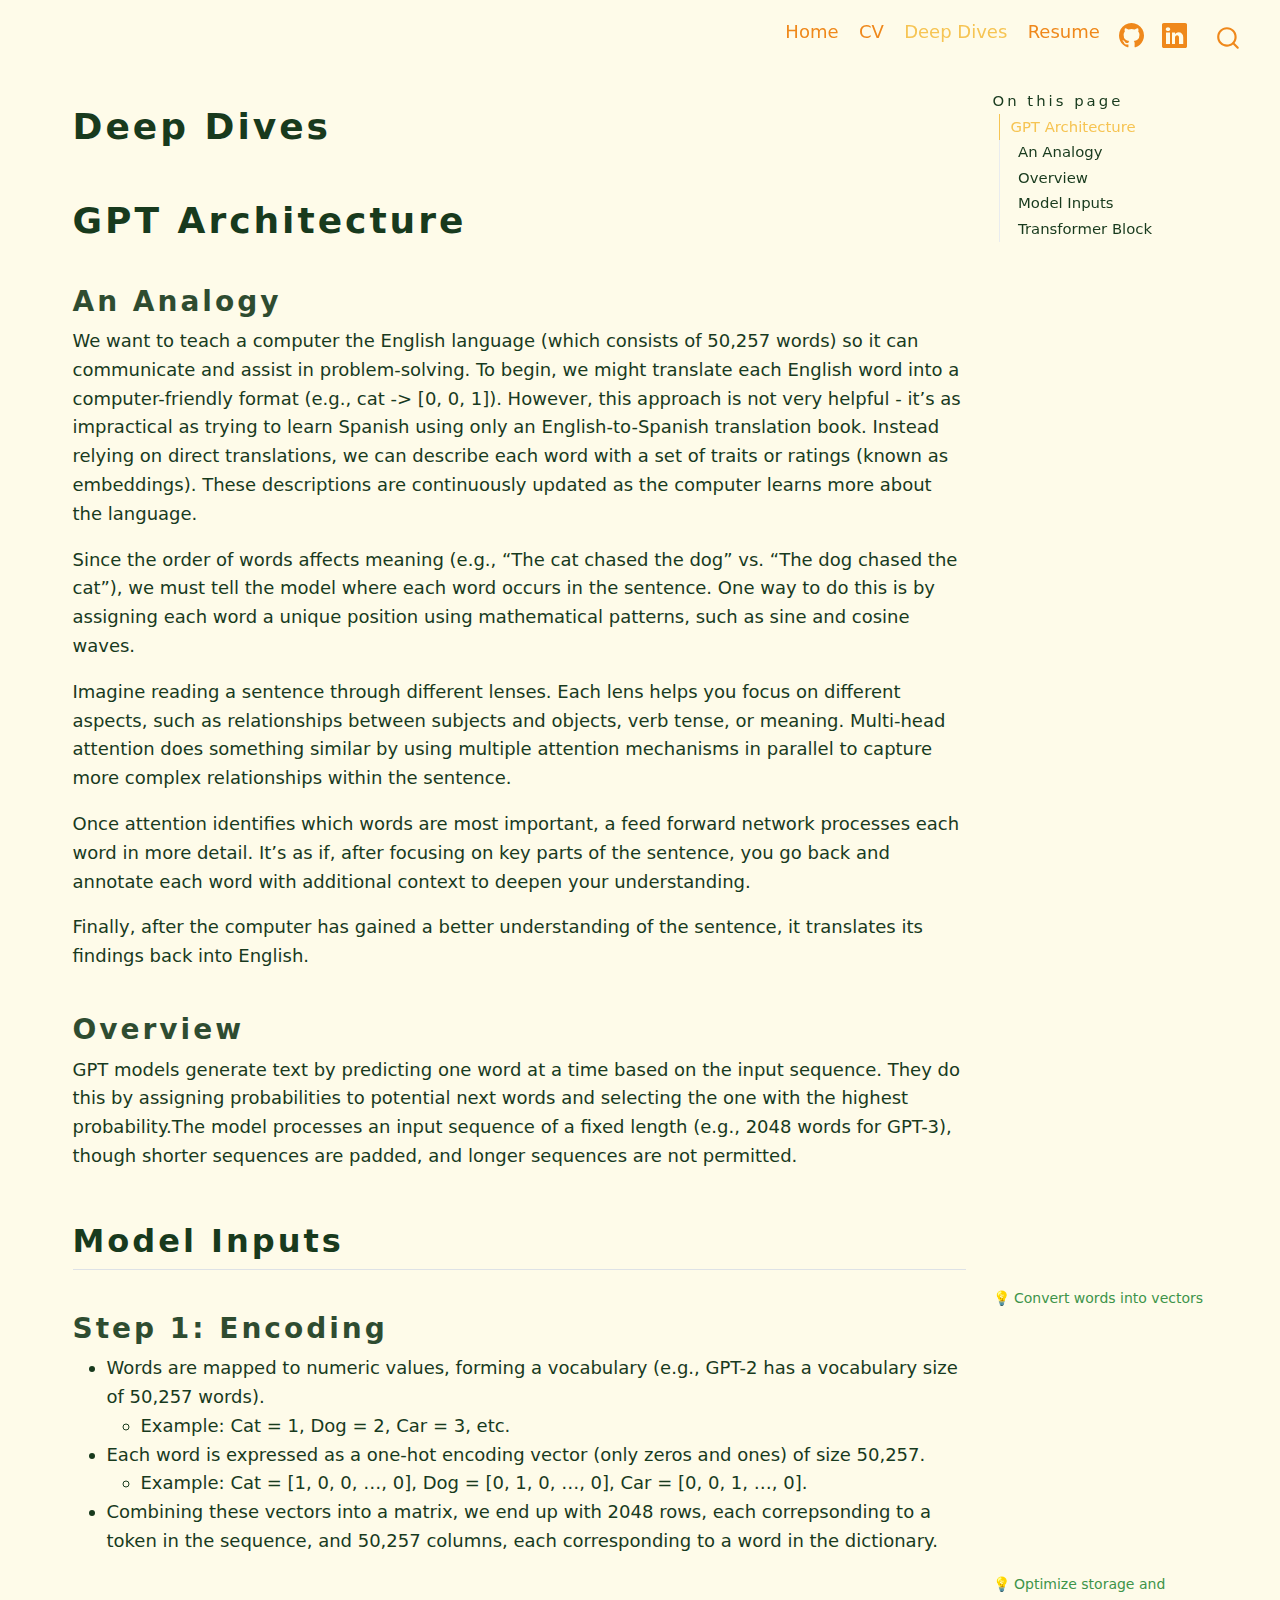
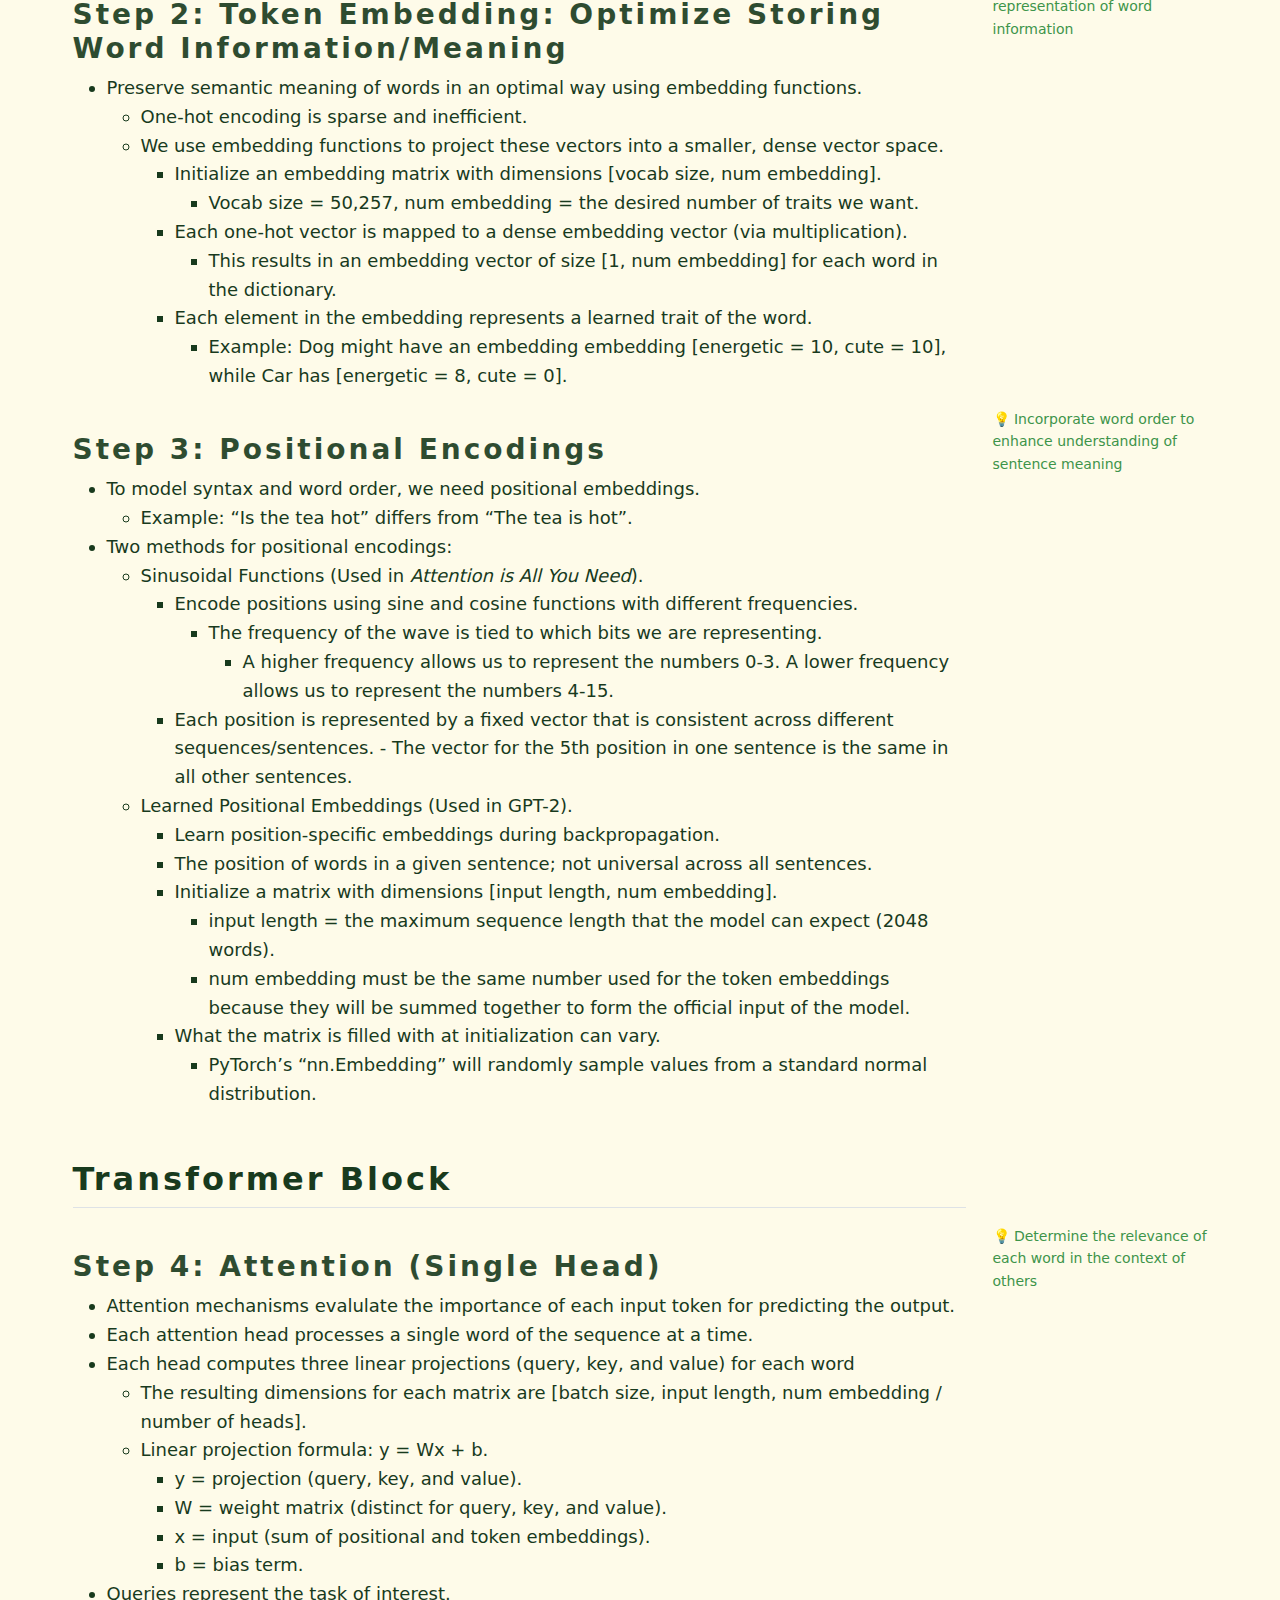
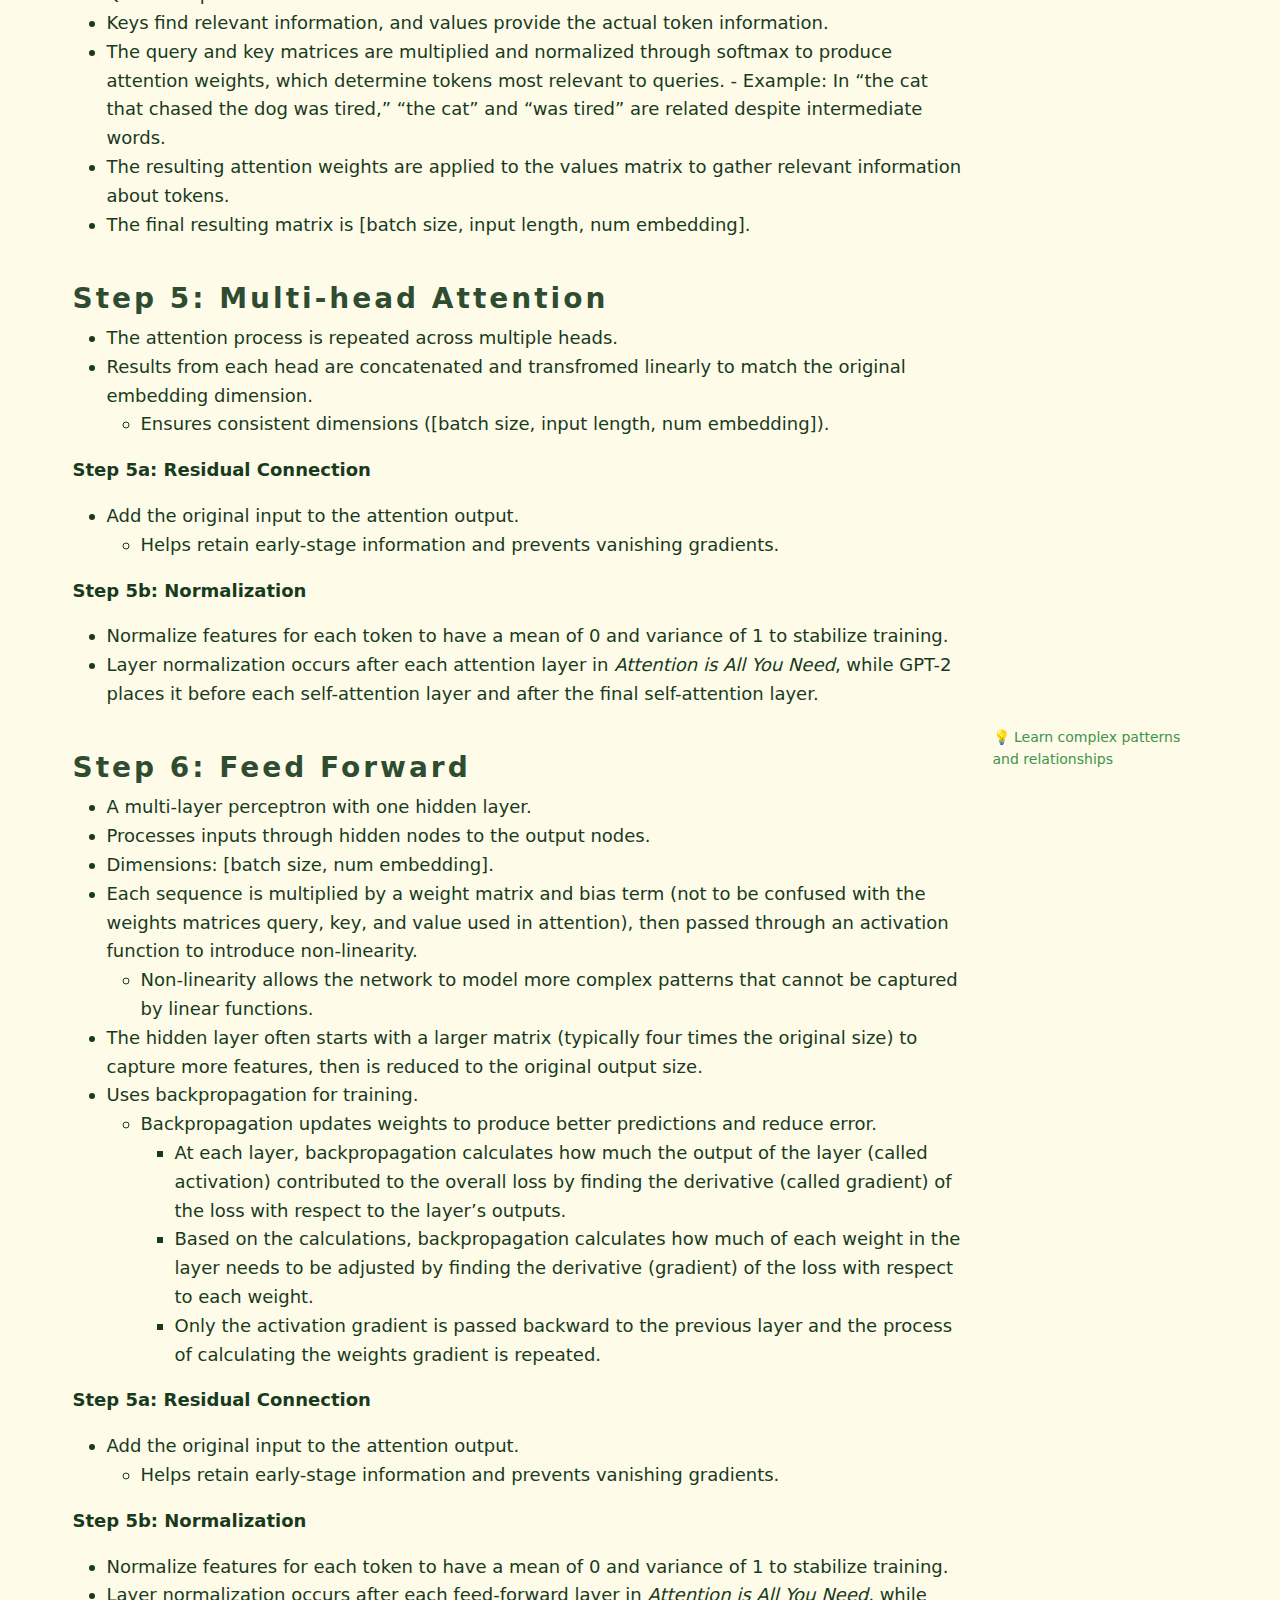
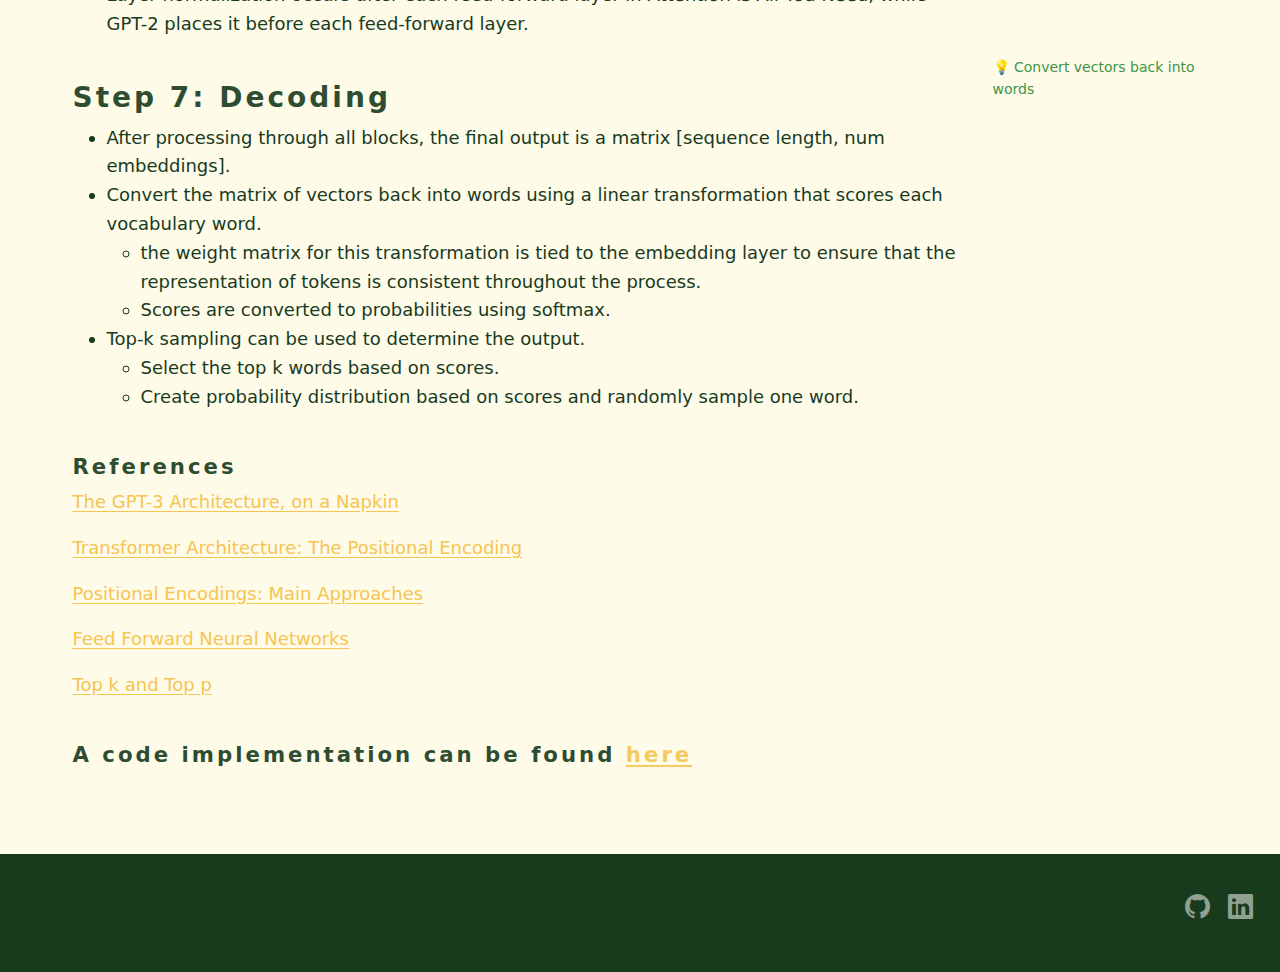
<file: docs/blog.html>
<!DOCTYPE html>
<html xmlns="http://www.w3.org/1999/xhtml" lang="en" xml:lang="en"><head>

<meta charset="utf-8">
<meta name="generator" content="quarto-1.3.330">

<meta name="viewport" content="width=device-width, initial-scale=1.0, user-scalable=yes">


<title>shannonrumsey - Deep Dives</title>
<style>
code{white-space: pre-wrap;}
span.smallcaps{font-variant: small-caps;}
div.columns{display: flex; gap: min(4vw, 1.5em);}
div.column{flex: auto; overflow-x: auto;}
div.hanging-indent{margin-left: 1.5em; text-indent: -1.5em;}
ul.task-list{list-style: none;}
ul.task-list li input[type="checkbox"] {
  width: 0.8em;
  margin: 0 0.8em 0.2em -1em; /* quarto-specific, see https://github.com/quarto-dev/quarto-cli/issues/4556 */ 
  vertical-align: middle;
}
</style>


<script src="site_libs/quarto-nav/quarto-nav.js"></script>
<script src="site_libs/quarto-nav/headroom.min.js"></script>
<script src="site_libs/clipboard/clipboard.min.js"></script>
<script src="site_libs/quarto-search/autocomplete.umd.js"></script>
<script src="site_libs/quarto-search/fuse.min.js"></script>
<script src="site_libs/quarto-search/quarto-search.js"></script>
<meta name="quarto:offset" content="./">
<script src="site_libs/quarto-html/quarto.js"></script>
<script src="site_libs/quarto-html/popper.min.js"></script>
<script src="site_libs/quarto-html/tippy.umd.min.js"></script>
<script src="site_libs/quarto-html/anchor.min.js"></script>
<link href="site_libs/quarto-html/tippy.css" rel="stylesheet">
<link href="site_libs/quarto-html/quarto-syntax-highlighting.css" rel="stylesheet" id="quarto-text-highlighting-styles">
<script src="site_libs/bootstrap/bootstrap.min.js"></script>
<link href="site_libs/bootstrap/bootstrap-icons.css" rel="stylesheet">
<link href="site_libs/bootstrap/bootstrap.min.css" rel="stylesheet" id="quarto-bootstrap" data-mode="light">
<script id="quarto-search-options" type="application/json">{
  "location": "navbar",
  "copy-button": false,
  "collapse-after": 3,
  "panel-placement": "end",
  "type": "overlay",
  "limit": 20,
  "language": {
    "search-no-results-text": "No results",
    "search-matching-documents-text": "matching documents",
    "search-copy-link-title": "Copy link to search",
    "search-hide-matches-text": "Hide additional matches",
    "search-more-match-text": "more match in this document",
    "search-more-matches-text": "more matches in this document",
    "search-clear-button-title": "Clear",
    "search-detached-cancel-button-title": "Cancel",
    "search-submit-button-title": "Submit"
  }
}</script>


</head>

<body class="nav-fixed">

<div id="quarto-search-results"></div>
  <header id="quarto-header" class="headroom fixed-top">
    <nav class="navbar navbar-expand-lg navbar-dark ">
      <div class="navbar-container container-fluid">
            <div id="quarto-search" class="" title="Search"></div>
          <button class="navbar-toggler" type="button" data-bs-toggle="collapse" data-bs-target="#navbarCollapse" aria-controls="navbarCollapse" aria-expanded="false" aria-label="Toggle navigation" onclick="if (window.quartoToggleHeadroom) { window.quartoToggleHeadroom(); }">
  <span class="navbar-toggler-icon"></span>
</button>
          <div class="collapse navbar-collapse" id="navbarCollapse">
            <ul class="navbar-nav navbar-nav-scroll ms-auto">
  <li class="nav-item">
    <a class="nav-link" href="./index.html" rel="" target="">
 <span class="menu-text">Home</span></a>
  </li>  
  <li class="nav-item">
    <a class="nav-link" href="./cv.html" rel="" target="">
 <span class="menu-text">CV</span></a>
  </li>  
  <li class="nav-item">
    <a class="nav-link active" href="./blog.html" rel="" target="" aria-current="page">
 <span class="menu-text">Deep Dives</span></a>
  </li>  
  <li class="nav-item">
    <a class="nav-link" href="./Resume.pdf" rel="" target="">
 <span class="menu-text">Resume</span></a>
  </li>  
  <li class="nav-item compact">
    <a class="nav-link" href="https://github.com/shannonrumsey" rel="" target=""><i class="bi bi-github" role="img">
</i> 
 <span class="menu-text"></span></a>
  </li>  
  <li class="nav-item compact">
    <a class="nav-link" href="https://www.linkedin.com/in/shannon-rumsey/" rel="" target=""><i class="bi bi-linkedin" role="img">
</i> 
 <span class="menu-text"></span></a>
  </li>  
</ul>
            <div class="quarto-navbar-tools">
</div>
          </div> <!-- /navcollapse -->
      </div> <!-- /container-fluid -->
    </nav>
</header>
<!-- content -->
<div id="quarto-content" class="quarto-container page-columns page-rows-contents page-layout-full page-navbar">
<!-- sidebar -->
<!-- margin-sidebar -->
    <div id="quarto-margin-sidebar" class="sidebar margin-sidebar">
        <nav id="TOC" role="doc-toc" class="toc-active">
    <h2 id="toc-title">On this page</h2>
   
  <ul>
  <li><a href="#gpt-architecture" id="toc-gpt-architecture" class="nav-link active" data-scroll-target="#gpt-architecture">GPT Architecture</a>
  <ul class="collapse">
  <li><a href="#an-analogy" id="toc-an-analogy" class="nav-link" data-scroll-target="#an-analogy">An Analogy</a></li>
  <li><a href="#overview" id="toc-overview" class="nav-link" data-scroll-target="#overview">Overview</a></li>
  <li><a href="#model-inputs" id="toc-model-inputs" class="nav-link" data-scroll-target="#model-inputs">Model Inputs</a>
  <ul class="collapse">
  <li><a href="#step-1-encoding" id="toc-step-1-encoding" class="nav-link" data-scroll-target="#step-1-encoding">Step 1: Encoding</a></li>
  <li><a href="#step-2-token-embedding-optimize-storing-word-informationmeaning" id="toc-step-2-token-embedding-optimize-storing-word-informationmeaning" class="nav-link" data-scroll-target="#step-2-token-embedding-optimize-storing-word-informationmeaning">Step 2: Token Embedding: Optimize Storing Word Information/Meaning</a></li>
  <li><a href="#step-3-positional-encodings" id="toc-step-3-positional-encodings" class="nav-link" data-scroll-target="#step-3-positional-encodings">Step 3: Positional Encodings</a></li>
  </ul></li>
  <li><a href="#transformer-block" id="toc-transformer-block" class="nav-link" data-scroll-target="#transformer-block">Transformer Block</a>
  <ul class="collapse">
  <li><a href="#step-4-attention-single-head" id="toc-step-4-attention-single-head" class="nav-link" data-scroll-target="#step-4-attention-single-head">Step 4: Attention (Single Head)</a></li>
  <li><a href="#step-5-multi-head-attention" id="toc-step-5-multi-head-attention" class="nav-link" data-scroll-target="#step-5-multi-head-attention">Step 5: Multi-head Attention</a></li>
  <li><a href="#step-6-feed-forward" id="toc-step-6-feed-forward" class="nav-link" data-scroll-target="#step-6-feed-forward">Step 6: Feed Forward</a></li>
  <li><a href="#step-7-decoding" id="toc-step-7-decoding" class="nav-link" data-scroll-target="#step-7-decoding">Step 7: Decoding</a></li>
  </ul></li>
  </ul></li>
  </ul>
</nav>
    </div>
<!-- main -->
<main class="content page-columns page-full column-page-left" id="quarto-document-content">

<header id="title-block-header" class="quarto-title-block default">
<div class="quarto-title">
<h1 class="title">Deep Dives</h1>
</div>



<div class="quarto-title-meta">

    
  
    
  </div>
  

</header>

<section id="gpt-architecture" class="level1 page-columns page-full">
<h1>GPT Architecture</h1>
<section id="an-analogy" class="level3">
<h3 class="anchored" data-anchor-id="an-analogy">An Analogy</h3>
<p>We want to teach a computer the English language (which consists of 50,257 words) so it can communicate and assist in problem-solving. To begin, we might translate each English word into a computer-friendly format (e.g., cat -&gt; [0, 0, 1]). However, this approach is not very helpful - it’s as impractical as trying to learn Spanish using only an English-to-Spanish translation book. Instead relying on direct translations, we can describe each word with a set of traits or ratings (known as embeddings). These descriptions are continuously updated as the computer learns more about the language.</p>
<p>Since the order of words affects meaning (e.g., “The cat chased the dog” vs.&nbsp;“The dog chased the cat”), we must tell the model where each word occurs in the sentence. One way to do this is by assigning each word a unique position using mathematical patterns, such as sine and cosine waves.</p>
<p>Imagine reading a sentence through different lenses. Each lens helps you focus on different aspects, such as relationships between subjects and objects, verb tense, or meaning. Multi-head attention does something similar by using multiple attention mechanisms in parallel to capture more complex relationships within the sentence.</p>
<p>Once attention identifies which words are most important, a feed forward network processes each word in more detail. It’s as if, after focusing on key parts of the sentence, you go back and annotate each word with additional context to deepen your understanding.</p>
<p>Finally, after the computer has gained a better understanding of the sentence, it translates its findings back into English.</p>
</section>
<section id="overview" class="level3">
<h3 class="anchored" data-anchor-id="overview">Overview</h3>
<p>GPT models generate text by predicting one word at a time based on the input sequence. They do this by assigning probabilities to potential next words and selecting the one with the highest probability.The model processes an input sequence of a fixed length (e.g., 2048 words for GPT-3), though shorter sequences are padded, and longer sequences are not permitted.</p>
</section>
<section id="model-inputs" class="level2 page-columns page-full">
<h2 class="anchored" data-anchor-id="model-inputs">Model Inputs</h2>
<section id="step-1-encoding" class="level3 page-columns page-full">
<h3 class="anchored" data-anchor-id="step-1-encoding">Step 1: Encoding</h3>

<div class="no-row-height column-margin column-container"><div class="">
<p>💡 Convert words into vectors</p>
</div></div><ul>
<li>Words are mapped to numeric values, forming a vocabulary (e.g., GPT-2 has a vocabulary size of 50,257 words).
<ul>
<li>Example: Cat = 1, Dog = 2, Car = 3, etc.</li>
</ul></li>
<li>Each word is expressed as a one-hot encoding vector (only zeros and ones) of size 50,257.
<ul>
<li>Example: Cat = [1, 0, 0, …, 0], Dog = [0, 1, 0, …, 0], Car = [0, 0, 1, …, 0].</li>
</ul></li>
<li>Combining these vectors into a matrix, we end up with 2048 rows, each correpsonding to a token in the sequence, and 50,257 columns, each corresponding to a word in the dictionary.</li>
</ul>
</section>
<section id="step-2-token-embedding-optimize-storing-word-informationmeaning" class="level3 page-columns page-full">
<h3 class="anchored" data-anchor-id="step-2-token-embedding-optimize-storing-word-informationmeaning">Step 2: Token Embedding: Optimize Storing Word Information/Meaning</h3>

<div class="no-row-height column-margin column-container"><div class="">
<p>💡 Optimize storage and representation of word information</p>
</div></div><ul>
<li>Preserve semantic meaning of words in an optimal way using embedding functions.
<ul>
<li>One-hot encoding is sparse and inefficient.</li>
<li>We use embedding functions to project these vectors into a smaller, dense vector space.
<ul>
<li>Initialize an embedding matrix with dimensions [vocab size, num embedding].
<ul>
<li>Vocab size = 50,257, num embedding = the desired number of traits we want.</li>
</ul></li>
<li>Each one-hot vector is mapped to a dense embedding vector (via multiplication).
<ul>
<li>This results in an embedding vector of size [1, num embedding] for each word in the dictionary.</li>
</ul></li>
<li>Each element in the embedding represents a learned trait of the word.
<ul>
<li>Example: Dog might have an embedding embedding [energetic = 10, cute = 10], while Car has [energetic = 8, cute = 0].</li>
</ul></li>
</ul></li>
</ul></li>
</ul>
</section>
<section id="step-3-positional-encodings" class="level3 page-columns page-full">
<h3 class="anchored" data-anchor-id="step-3-positional-encodings">Step 3: Positional Encodings</h3>

<div class="no-row-height column-margin column-container"><div class="">
<p>💡 Incorporate word order to enhance understanding of sentence meaning</p>
</div></div><ul>
<li>To model syntax and word order, we need positional embeddings.
<ul>
<li>Example: “Is the tea hot” differs from “The tea is hot”.</li>
</ul></li>
<li>Two methods for positional encodings:
<ul>
<li>Sinusoidal Functions (Used in <em>Attention is All You Need</em>).
<ul>
<li>Encode positions using sine and cosine functions with different frequencies.
<ul>
<li>The frequency of the wave is tied to which bits we are representing.
<ul>
<li>A higher frequency allows us to represent the numbers 0-3. A lower frequency allows us to represent the numbers 4-15.</li>
</ul></li>
</ul></li>
<li>Each position is represented by a fixed vector that is consistent across different sequences/sentences. - The vector for the 5th position in one sentence is the same in all other sentences.</li>
</ul></li>
<li>Learned Positional Embeddings (Used in GPT-2).
<ul>
<li>Learn position-specific embeddings during backpropagation.</li>
<li>The position of words in a given sentence; not universal across all sentences.</li>
<li>Initialize a matrix with dimensions [input length, num embedding].
<ul>
<li>input length = the maximum sequence length that the model can expect (2048 words).</li>
<li>num embedding must be the same number used for the token embeddings because they will be summed together to form the official input of the model.</li>
</ul></li>
<li>What the matrix is filled with at initialization can vary.
<ul>
<li>PyTorch’s “nn.Embedding” will randomly sample values from a standard normal distribution.</li>
</ul></li>
</ul></li>
</ul></li>
</ul>
</section>
</section>
<section id="transformer-block" class="level2 page-columns page-full">
<h2 class="anchored" data-anchor-id="transformer-block">Transformer Block</h2>
<section id="step-4-attention-single-head" class="level3 page-columns page-full">
<h3 class="anchored" data-anchor-id="step-4-attention-single-head">Step 4: Attention (Single Head)</h3>

<div class="no-row-height column-margin column-container"><div class="">
<p>💡 Determine the relevance of each word in the context of others</p>
</div></div><ul>
<li>Attention mechanisms evalulate the importance of each input token for predicting the output.</li>
<li>Each attention head processes a single word of the sequence at a time.</li>
<li>Each head computes three linear projections (query, key, and value) for each word
<ul>
<li>The resulting dimensions for each matrix are [batch size, input length, num embedding / number of heads].</li>
<li>Linear projection formula: y = Wx + b.
<ul>
<li>y = projection (query, key, and value).</li>
<li>W = weight matrix (distinct for query, key, and value).</li>
<li>x = input (sum of positional and token embeddings).</li>
<li>b = bias term.</li>
</ul></li>
</ul></li>
<li>Queries represent the task of interest.</li>
<li>Keys find relevant information, and values provide the actual token information.</li>
<li>The query and key matrices are multiplied and normalized through softmax to produce attention weights, which determine tokens most relevant to queries. - Example: In “the cat that chased the dog was tired,” “the cat” and “was tired” are related despite intermediate words.</li>
<li>The resulting attention weights are applied to the values matrix to gather relevant information about tokens.</li>
<li>The final resulting matrix is [batch size, input length, num embedding].</li>
</ul>
</section>
<section id="step-5-multi-head-attention" class="level3">
<h3 class="anchored" data-anchor-id="step-5-multi-head-attention">Step 5: Multi-head Attention</h3>
<ul>
<li>The attention process is repeated across multiple heads.</li>
<li>Results from each head are concatenated and transfromed linearly to match the original embedding dimension.
<ul>
<li>Ensures consistent dimensions ([batch size, input length, num embedding]).</li>
</ul></li>
</ul>
<p><strong>Step 5a: Residual Connection</strong></p>
<ul>
<li>Add the original input to the attention output.
<ul>
<li>Helps retain early-stage information and prevents vanishing gradients.</li>
</ul></li>
</ul>
<p><strong>Step 5b: Normalization</strong></p>
<ul>
<li>Normalize features for each token to have a mean of 0 and variance of 1 to stabilize training.</li>
<li>Layer normalization occurs after each attention layer in <em>Attention is All You Need</em>, while GPT-2 places it before each self-attention layer and after the final self-attention layer.</li>
</ul>
</section>
<section id="step-6-feed-forward" class="level3 page-columns page-full">
<h3 class="anchored" data-anchor-id="step-6-feed-forward">Step 6: Feed Forward</h3>

<div class="no-row-height column-margin column-container"><div class="">
<p>💡 Learn complex patterns and relationships</p>
</div></div><ul>
<li>A multi-layer perceptron with one hidden layer.</li>
<li>Processes inputs through hidden nodes to the output nodes.</li>
<li>Dimensions: [batch size, num embedding].</li>
<li>Each sequence is multiplied by a weight matrix and bias term (not to be confused with the weights matrices query, key, and value used in attention), then passed through an activation function to introduce non-linearity.
<ul>
<li>Non-linearity allows the network to model more complex patterns that cannot be captured by linear functions.</li>
</ul></li>
<li>The hidden layer often starts with a larger matrix (typically four times the original size) to capture more features, then is reduced to the original output size.</li>
<li>Uses backpropagation for training.
<ul>
<li>Backpropagation updates weights to produce better predictions and reduce error.
<ul>
<li>At each layer, backpropagation calculates how much the output of the layer (called activation) contributed to the overall loss by finding the derivative (called gradient) of the loss with respect to the layer’s outputs.</li>
<li>Based on the calculations, backpropagation calculates how much of each weight in the layer needs to be adjusted by finding the derivative (gradient) of the loss with respect to each weight.</li>
<li>Only the activation gradient is passed backward to the previous layer and the process of calculating the weights gradient is repeated.</li>
</ul></li>
</ul></li>
</ul>
<p><strong>Step 5a: Residual Connection</strong></p>
<ul>
<li>Add the original input to the attention output.
<ul>
<li>Helps retain early-stage information and prevents vanishing gradients.</li>
</ul></li>
</ul>
<p><strong>Step 5b: Normalization</strong></p>
<ul>
<li>Normalize features for each token to have a mean of 0 and variance of 1 to stabilize training.</li>
<li>Layer normalization occurs after each feed-forward layer in <em>Attention is All You Need</em>, while GPT-2 places it before each feed-forward layer.</li>
</ul>
</section>
<section id="step-7-decoding" class="level3 page-columns page-full">
<h3 class="anchored" data-anchor-id="step-7-decoding">Step 7: Decoding</h3>

<div class="no-row-height column-margin column-container"><div class="">
<p>💡 Convert vectors back into words</p>
</div></div><ul>
<li>After processing through all blocks, the final output is a matrix [sequence length, num embeddings].</li>
<li>Convert the matrix of vectors back into words using a linear transformation that scores each vocabulary word.
<ul>
<li>the weight matrix for this transformation is tied to the embedding layer to ensure that the representation of tokens is consistent throughout the process.</li>
<li>Scores are converted to probabilities using softmax.</li>
</ul></li>
<li>Top-k sampling can be used to determine the output.
<ul>
<li>Select the top k words based on scores.</li>
<li>Create probability distribution based on scores and randomly sample one word.</li>
</ul></li>
</ul>
<section id="references" class="level4">
<h4 class="anchored" data-anchor-id="references">References</h4>
<p><a href="https://dugas.ch/artificial_curiosity/GPT_architecture.html">The GPT-3 Architecture, on a Napkin</a></p>
<p><a href="https://kazemnejad.com/blog/transformer_architecture_positional_encoding/">Transformer Architecture: The Positional Encoding</a></p>
<p><a href="https://medium.com/mantisnlp/positional-encodings-i-main-approaches-bd1199d6770d">Positional Encodings: Main Approaches</a></p>
<p><a href="https://en.wikipedia.org/wiki/Feedforward_neural_network">Feed Forward Neural Networks</a></p>
<p><a href="https://docs.cohere.com/docs/controlling-generation-with-top-k-top-p">Top k and Top p</a></p>
</section>
<section id="a-code-implementation-can-be-found-here" class="level4">
<h4 class="anchored" data-anchor-id="a-code-implementation-can-be-found-here">A code implementation can be found <a href="https://github.com/shannonrumsey/medGPT">here</a></h4>


</section>
</section>
</section>
</section>

</main> <!-- /main -->
<script id="quarto-html-after-body" type="application/javascript">
window.document.addEventListener("DOMContentLoaded", function (event) {
  const toggleBodyColorMode = (bsSheetEl) => {
    const mode = bsSheetEl.getAttribute("data-mode");
    const bodyEl = window.document.querySelector("body");
    if (mode === "dark") {
      bodyEl.classList.add("quarto-dark");
      bodyEl.classList.remove("quarto-light");
    } else {
      bodyEl.classList.add("quarto-light");
      bodyEl.classList.remove("quarto-dark");
    }
  }
  const toggleBodyColorPrimary = () => {
    const bsSheetEl = window.document.querySelector("link#quarto-bootstrap");
    if (bsSheetEl) {
      toggleBodyColorMode(bsSheetEl);
    }
  }
  toggleBodyColorPrimary();  
  const icon = "";
  const anchorJS = new window.AnchorJS();
  anchorJS.options = {
    placement: 'right',
    icon: icon
  };
  anchorJS.add('.anchored');
  const isCodeAnnotation = (el) => {
    for (const clz of el.classList) {
      if (clz.startsWith('code-annotation-')) {                     
        return true;
      }
    }
    return false;
  }
  const clipboard = new window.ClipboardJS('.code-copy-button', {
    text: function(trigger) {
      const codeEl = trigger.previousElementSibling.cloneNode(true);
      for (const childEl of codeEl.children) {
        if (isCodeAnnotation(childEl)) {
          childEl.remove();
        }
      }
      return codeEl.innerText;
    }
  });
  clipboard.on('success', function(e) {
    // button target
    const button = e.trigger;
    // don't keep focus
    button.blur();
    // flash "checked"
    button.classList.add('code-copy-button-checked');
    var currentTitle = button.getAttribute("title");
    button.setAttribute("title", "Copied!");
    let tooltip;
    if (window.bootstrap) {
      button.setAttribute("data-bs-toggle", "tooltip");
      button.setAttribute("data-bs-placement", "left");
      button.setAttribute("data-bs-title", "Copied!");
      tooltip = new bootstrap.Tooltip(button, 
        { trigger: "manual", 
          customClass: "code-copy-button-tooltip",
          offset: [0, -8]});
      tooltip.show();    
    }
    setTimeout(function() {
      if (tooltip) {
        tooltip.hide();
        button.removeAttribute("data-bs-title");
        button.removeAttribute("data-bs-toggle");
        button.removeAttribute("data-bs-placement");
      }
      button.setAttribute("title", currentTitle);
      button.classList.remove('code-copy-button-checked');
    }, 1000);
    // clear code selection
    e.clearSelection();
  });
  function tippyHover(el, contentFn) {
    const config = {
      allowHTML: true,
      content: contentFn,
      maxWidth: 500,
      delay: 100,
      arrow: false,
      appendTo: function(el) {
          return el.parentElement;
      },
      interactive: true,
      interactiveBorder: 10,
      theme: 'quarto',
      placement: 'bottom-start'
    };
    window.tippy(el, config); 
  }
  const noterefs = window.document.querySelectorAll('a[role="doc-noteref"]');
  for (var i=0; i<noterefs.length; i++) {
    const ref = noterefs[i];
    tippyHover(ref, function() {
      // use id or data attribute instead here
      let href = ref.getAttribute('data-footnote-href') || ref.getAttribute('href');
      try { href = new URL(href).hash; } catch {}
      const id = href.replace(/^#\/?/, "");
      const note = window.document.getElementById(id);
      return note.innerHTML;
    });
  }
      let selectedAnnoteEl;
      const selectorForAnnotation = ( cell, annotation) => {
        let cellAttr = 'data-code-cell="' + cell + '"';
        let lineAttr = 'data-code-annotation="' +  annotation + '"';
        const selector = 'span[' + cellAttr + '][' + lineAttr + ']';
        return selector;
      }
      const selectCodeLines = (annoteEl) => {
        const doc = window.document;
        const targetCell = annoteEl.getAttribute("data-target-cell");
        const targetAnnotation = annoteEl.getAttribute("data-target-annotation");
        const annoteSpan = window.document.querySelector(selectorForAnnotation(targetCell, targetAnnotation));
        const lines = annoteSpan.getAttribute("data-code-lines").split(",");
        const lineIds = lines.map((line) => {
          return targetCell + "-" + line;
        })
        let top = null;
        let height = null;
        let parent = null;
        if (lineIds.length > 0) {
            //compute the position of the single el (top and bottom and make a div)
            const el = window.document.getElementById(lineIds[0]);
            top = el.offsetTop;
            height = el.offsetHeight;
            parent = el.parentElement.parentElement;
          if (lineIds.length > 1) {
            const lastEl = window.document.getElementById(lineIds[lineIds.length - 1]);
            const bottom = lastEl.offsetTop + lastEl.offsetHeight;
            height = bottom - top;
          }
          if (top !== null && height !== null && parent !== null) {
            // cook up a div (if necessary) and position it 
            let div = window.document.getElementById("code-annotation-line-highlight");
            if (div === null) {
              div = window.document.createElement("div");
              div.setAttribute("id", "code-annotation-line-highlight");
              div.style.position = 'absolute';
              parent.appendChild(div);
            }
            div.style.top = top - 2 + "px";
            div.style.height = height + 4 + "px";
            let gutterDiv = window.document.getElementById("code-annotation-line-highlight-gutter");
            if (gutterDiv === null) {
              gutterDiv = window.document.createElement("div");
              gutterDiv.setAttribute("id", "code-annotation-line-highlight-gutter");
              gutterDiv.style.position = 'absolute';
              const codeCell = window.document.getElementById(targetCell);
              const gutter = codeCell.querySelector('.code-annotation-gutter');
              gutter.appendChild(gutterDiv);
            }
            gutterDiv.style.top = top - 2 + "px";
            gutterDiv.style.height = height + 4 + "px";
          }
          selectedAnnoteEl = annoteEl;
        }
      };
      const unselectCodeLines = () => {
        const elementsIds = ["code-annotation-line-highlight", "code-annotation-line-highlight-gutter"];
        elementsIds.forEach((elId) => {
          const div = window.document.getElementById(elId);
          if (div) {
            div.remove();
          }
        });
        selectedAnnoteEl = undefined;
      };
      // Attach click handler to the DT
      const annoteDls = window.document.querySelectorAll('dt[data-target-cell]');
      for (const annoteDlNode of annoteDls) {
        annoteDlNode.addEventListener('click', (event) => {
          const clickedEl = event.target;
          if (clickedEl !== selectedAnnoteEl) {
            unselectCodeLines();
            const activeEl = window.document.querySelector('dt[data-target-cell].code-annotation-active');
            if (activeEl) {
              activeEl.classList.remove('code-annotation-active');
            }
            selectCodeLines(clickedEl);
            clickedEl.classList.add('code-annotation-active');
          } else {
            // Unselect the line
            unselectCodeLines();
            clickedEl.classList.remove('code-annotation-active');
          }
        });
      }
  const findCites = (el) => {
    const parentEl = el.parentElement;
    if (parentEl) {
      const cites = parentEl.dataset.cites;
      if (cites) {
        return {
          el,
          cites: cites.split(' ')
        };
      } else {
        return findCites(el.parentElement)
      }
    } else {
      return undefined;
    }
  };
  var bibliorefs = window.document.querySelectorAll('a[role="doc-biblioref"]');
  for (var i=0; i<bibliorefs.length; i++) {
    const ref = bibliorefs[i];
    const citeInfo = findCites(ref);
    if (citeInfo) {
      tippyHover(citeInfo.el, function() {
        var popup = window.document.createElement('div');
        citeInfo.cites.forEach(function(cite) {
          var citeDiv = window.document.createElement('div');
          citeDiv.classList.add('hanging-indent');
          citeDiv.classList.add('csl-entry');
          var biblioDiv = window.document.getElementById('ref-' + cite);
          if (biblioDiv) {
            citeDiv.innerHTML = biblioDiv.innerHTML;
          }
          popup.appendChild(citeDiv);
        });
        return popup.innerHTML;
      });
    }
  }
});
</script>
</div> <!-- /content -->
<footer class="footer">
  <div class="nav-footer">
    <div class="nav-footer-left">
      &nbsp;
    </div>   
    <div class="nav-footer-center">
      &nbsp;
    </div>
    <div class="nav-footer-right">
      <ul class="footer-items list-unstyled">
    <li class="nav-item compact">
    <a class="nav-link" href="https://github.com/shannonrumsey">
      <i class="bi bi-github" role="img">
</i> 
    </a>
  </li>  
    <li class="nav-item compact">
    <a class="nav-link" href="https://www.linkedin.com/in/shannon-rumsey/">
      <i class="bi bi-linkedin" role="img">
</i> 
    </a>
  </li>  
</ul>
    </div>
  </div>
</footer>



</body></html>
</file>
<file: docs/site_libs/quarto-html/tippy.css>
.tippy-box[data-animation=fade][data-state=hidden]{opacity:0}[data-tippy-root]{max-width:calc(100vw - 10px)}.tippy-box{position:relative;background-color:#333;color:#fff;border-radius:4px;font-size:14px;line-height:1.4;white-space:normal;outline:0;transition-property:transform,visibility,opacity}.tippy-box[data-placement^=top]>.tippy-arrow{bottom:0}.tippy-box[data-placement^=top]>.tippy-arrow:before{bottom:-7px;left:0;border-width:8px 8px 0;border-top-color:initial;transform-origin:center top}.tippy-box[data-placement^=bottom]>.tippy-arrow{top:0}.tippy-box[data-placement^=bottom]>.tippy-arrow:before{top:-7px;left:0;border-width:0 8px 8px;border-bottom-color:initial;transform-origin:center bottom}.tippy-box[data-placement^=left]>.tippy-arrow{right:0}.tippy-box[data-placement^=left]>.tippy-arrow:before{border-width:8px 0 8px 8px;border-left-color:initial;right:-7px;transform-origin:center left}.tippy-box[data-placement^=right]>.tippy-arrow{left:0}.tippy-box[data-placement^=right]>.tippy-arrow:before{left:-7px;border-width:8px 8px 8px 0;border-right-color:initial;transform-origin:center right}.tippy-box[data-inertia][data-state=visible]{transition-timing-function:cubic-bezier(.54,1.5,.38,1.11)}.tippy-arrow{width:16px;height:16px;color:#333}.tippy-arrow:before{content:"";position:absolute;border-color:transparent;border-style:solid}.tippy-content{position:relative;padding:5px 9px;z-index:1}
</file>
<file: docs/site_libs/quarto-html/quarto-syntax-highlighting.css>
/* quarto syntax highlight colors */
:root {
  --quarto-hl-ot-color: #003B4F;
  --quarto-hl-at-color: #657422;
  --quarto-hl-ss-color: #20794D;
  --quarto-hl-an-color: #5E5E5E;
  --quarto-hl-fu-color: #4758AB;
  --quarto-hl-st-color: #20794D;
  --quarto-hl-cf-color: #003B4F;
  --quarto-hl-op-color: #5E5E5E;
  --quarto-hl-er-color: #AD0000;
  --quarto-hl-bn-color: #AD0000;
  --quarto-hl-al-color: #AD0000;
  --quarto-hl-va-color: #111111;
  --quarto-hl-bu-color: inherit;
  --quarto-hl-ex-color: inherit;
  --quarto-hl-pp-color: #AD0000;
  --quarto-hl-in-color: #5E5E5E;
  --quarto-hl-vs-color: #20794D;
  --quarto-hl-wa-color: #5E5E5E;
  --quarto-hl-do-color: #5E5E5E;
  --quarto-hl-im-color: #00769E;
  --quarto-hl-ch-color: #20794D;
  --quarto-hl-dt-color: #AD0000;
  --quarto-hl-fl-color: #AD0000;
  --quarto-hl-co-color: #5E5E5E;
  --quarto-hl-cv-color: #5E5E5E;
  --quarto-hl-cn-color: #8f5902;
  --quarto-hl-sc-color: #5E5E5E;
  --quarto-hl-dv-color: #AD0000;
  --quarto-hl-kw-color: #003B4F;
}

/* other quarto variables */
:root {
  --quarto-font-monospace: SFMono-Regular, Menlo, Monaco, Consolas, "Liberation Mono", "Courier New", monospace;
}

pre > code.sourceCode > span {
  color: #003B4F;
}

code span {
  color: #003B4F;
}

code.sourceCode > span {
  color: #003B4F;
}

div.sourceCode,
div.sourceCode pre.sourceCode {
  color: #003B4F;
}

code span.ot {
  color: #003B4F;
  font-style: inherit;
}

code span.at {
  color: #657422;
  font-style: inherit;
}

code span.ss {
  color: #20794D;
  font-style: inherit;
}

code span.an {
  color: #5E5E5E;
  font-style: inherit;
}

code span.fu {
  color: #4758AB;
  font-style: inherit;
}

code span.st {
  color: #20794D;
  font-style: inherit;
}

code span.cf {
  color: #003B4F;
  font-weight: bold;
  font-style: inherit;
}

code span.op {
  color: #5E5E5E;
  font-style: inherit;
}

code span.er {
  color: #AD0000;
  font-style: inherit;
}

code span.bn {
  color: #AD0000;
  font-style: inherit;
}

code span.al {
  color: #AD0000;
  font-style: inherit;
}

code span.va {
  color: #111111;
  font-style: inherit;
}

code span.bu {
  font-style: inherit;
}

code span.ex {
  font-style: inherit;
}

code span.pp {
  color: #AD0000;
  font-style: inherit;
}

code span.in {
  color: #5E5E5E;
  font-style: inherit;
}

code span.vs {
  color: #20794D;
  font-style: inherit;
}

code span.wa {
  color: #5E5E5E;
  font-style: italic;
}

code span.do {
  color: #5E5E5E;
  font-style: italic;
}

code span.im {
  color: #00769E;
  font-style: inherit;
}

code span.ch {
  color: #20794D;
  font-style: inherit;
}

code span.dt {
  color: #AD0000;
  font-style: inherit;
}

code span.fl {
  color: #AD0000;
  font-style: inherit;
}

code span.co {
  color: #5E5E5E;
  font-style: inherit;
}

code span.cv {
  color: #5E5E5E;
  font-style: italic;
}

code span.cn {
  color: #8f5902;
  font-style: inherit;
}

code span.sc {
  color: #5E5E5E;
  font-style: inherit;
}

code span.dv {
  color: #AD0000;
  font-style: inherit;
}

code span.kw {
  color: #003B4F;
  font-weight: bold;
  font-style: inherit;
}

.prevent-inlining {
  content: "</";
}

/*# sourceMappingURL=debc5d5d77c3f9108843748ff7464032.css.map */
</file>
